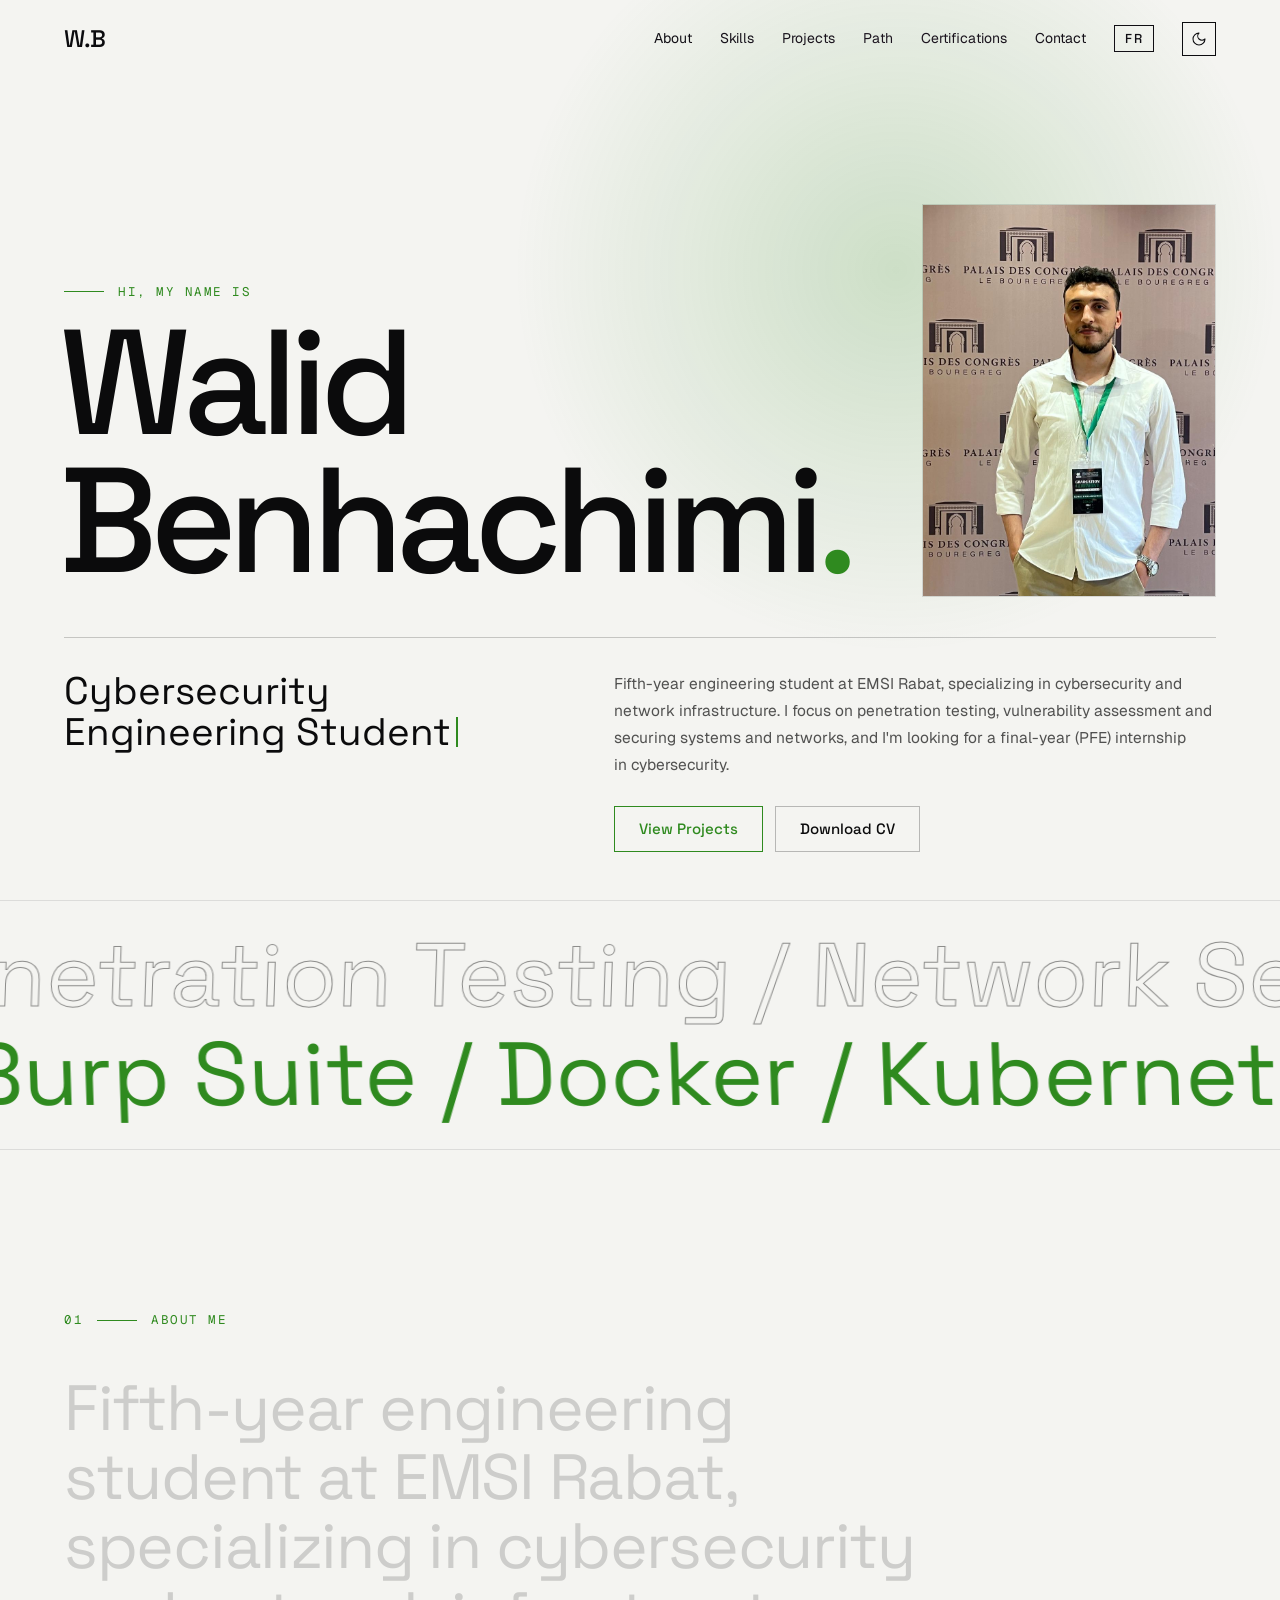
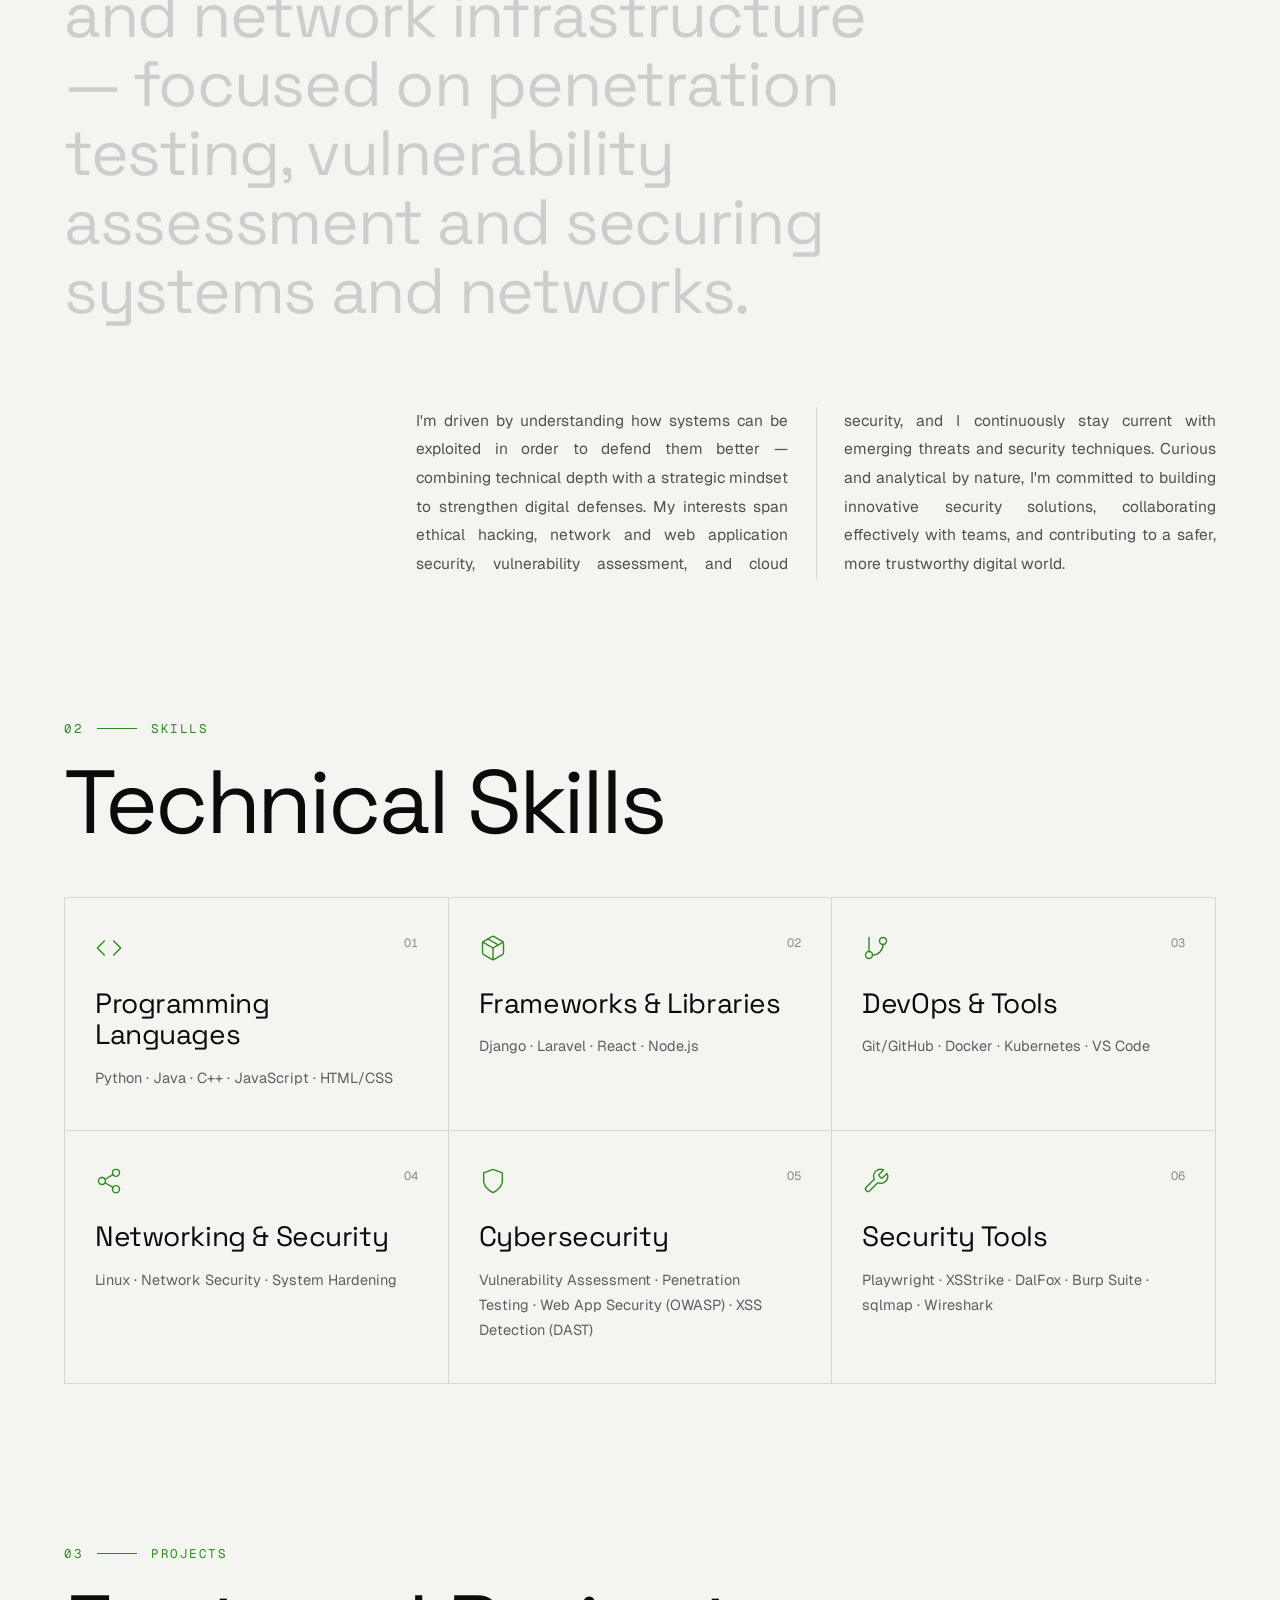
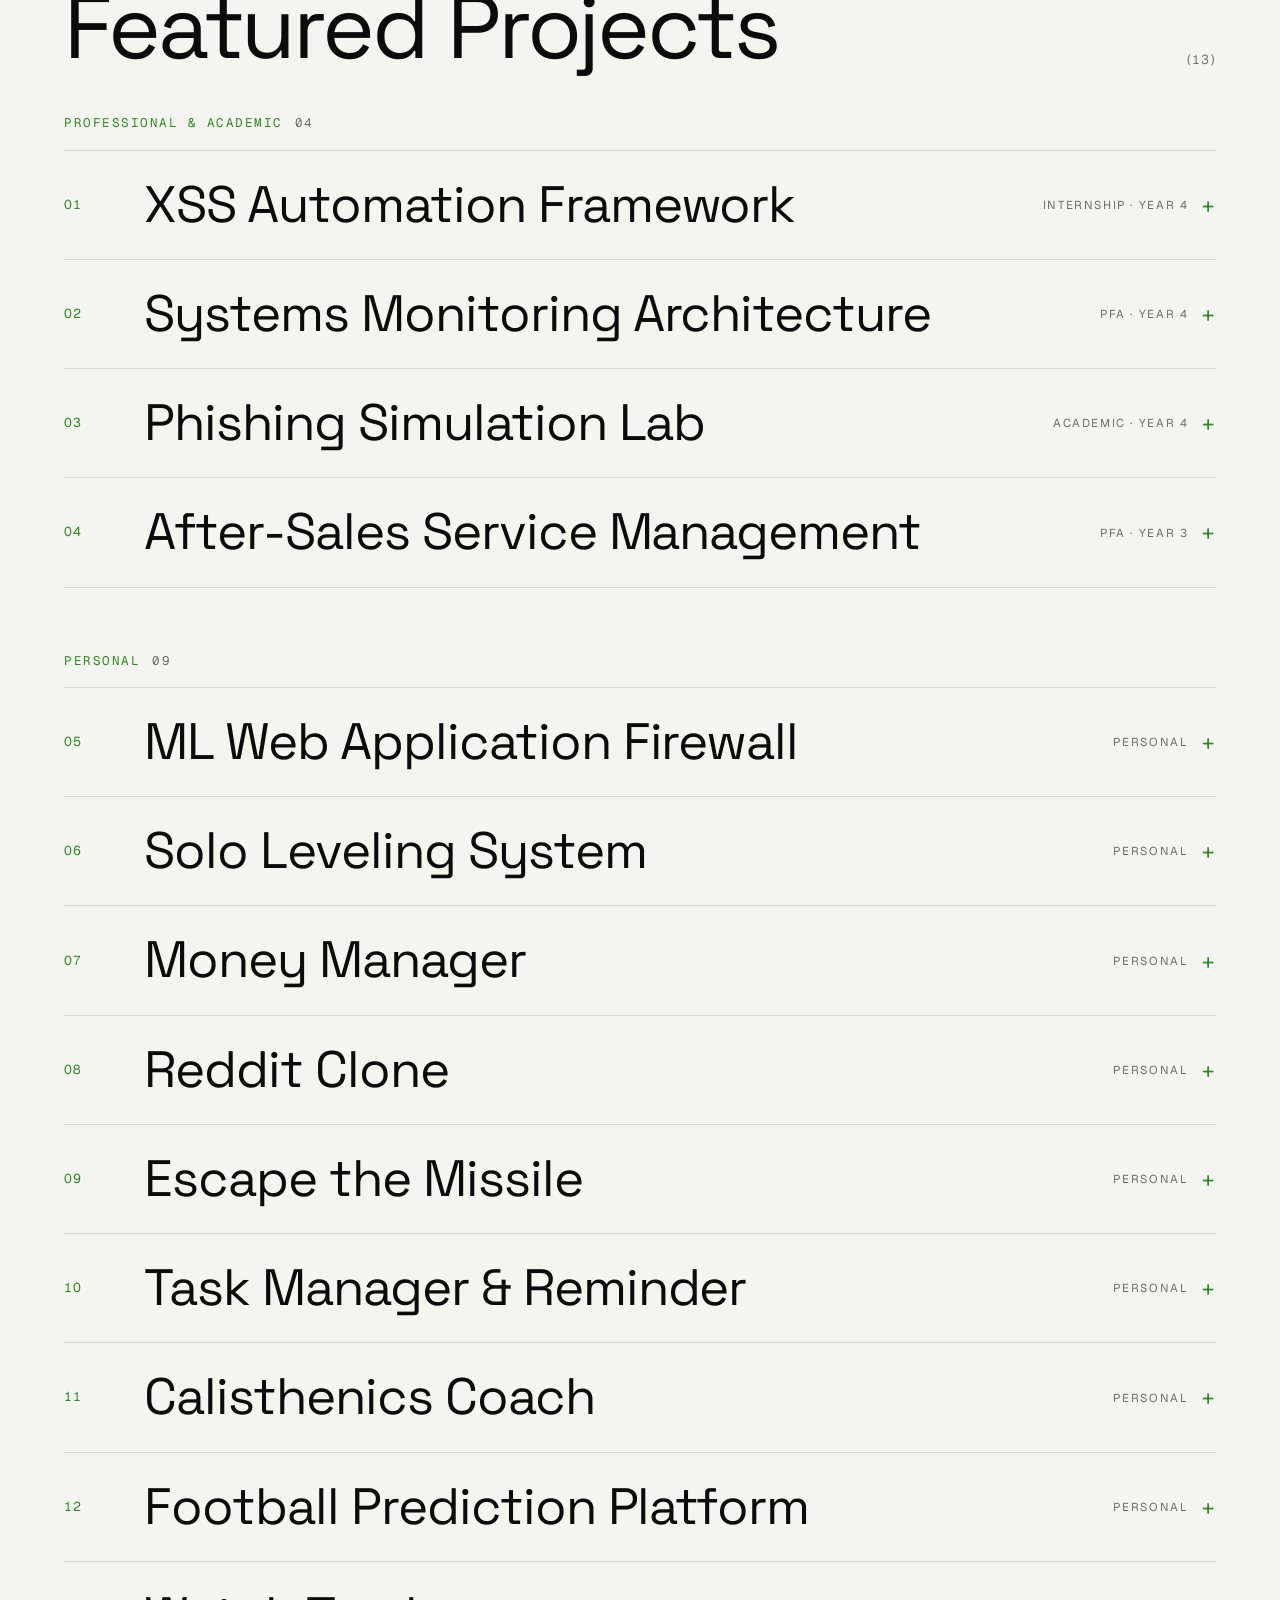
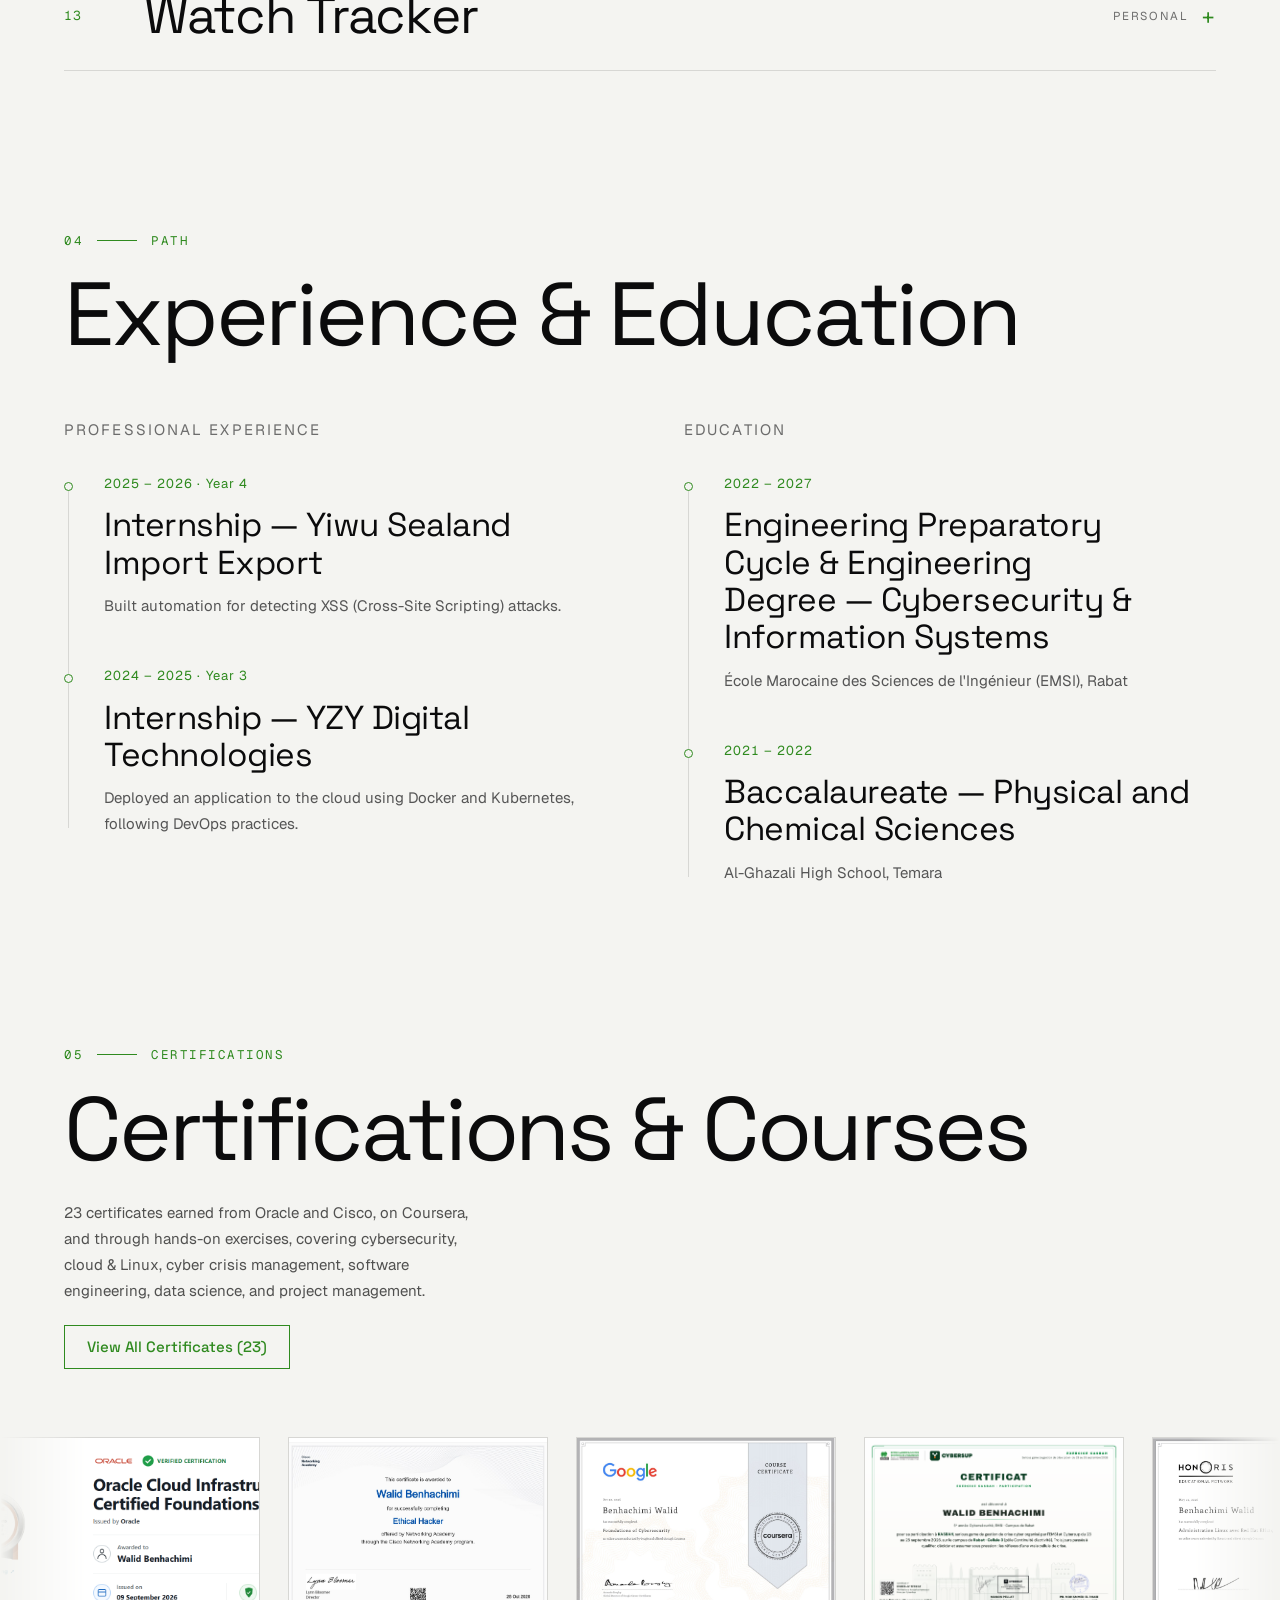
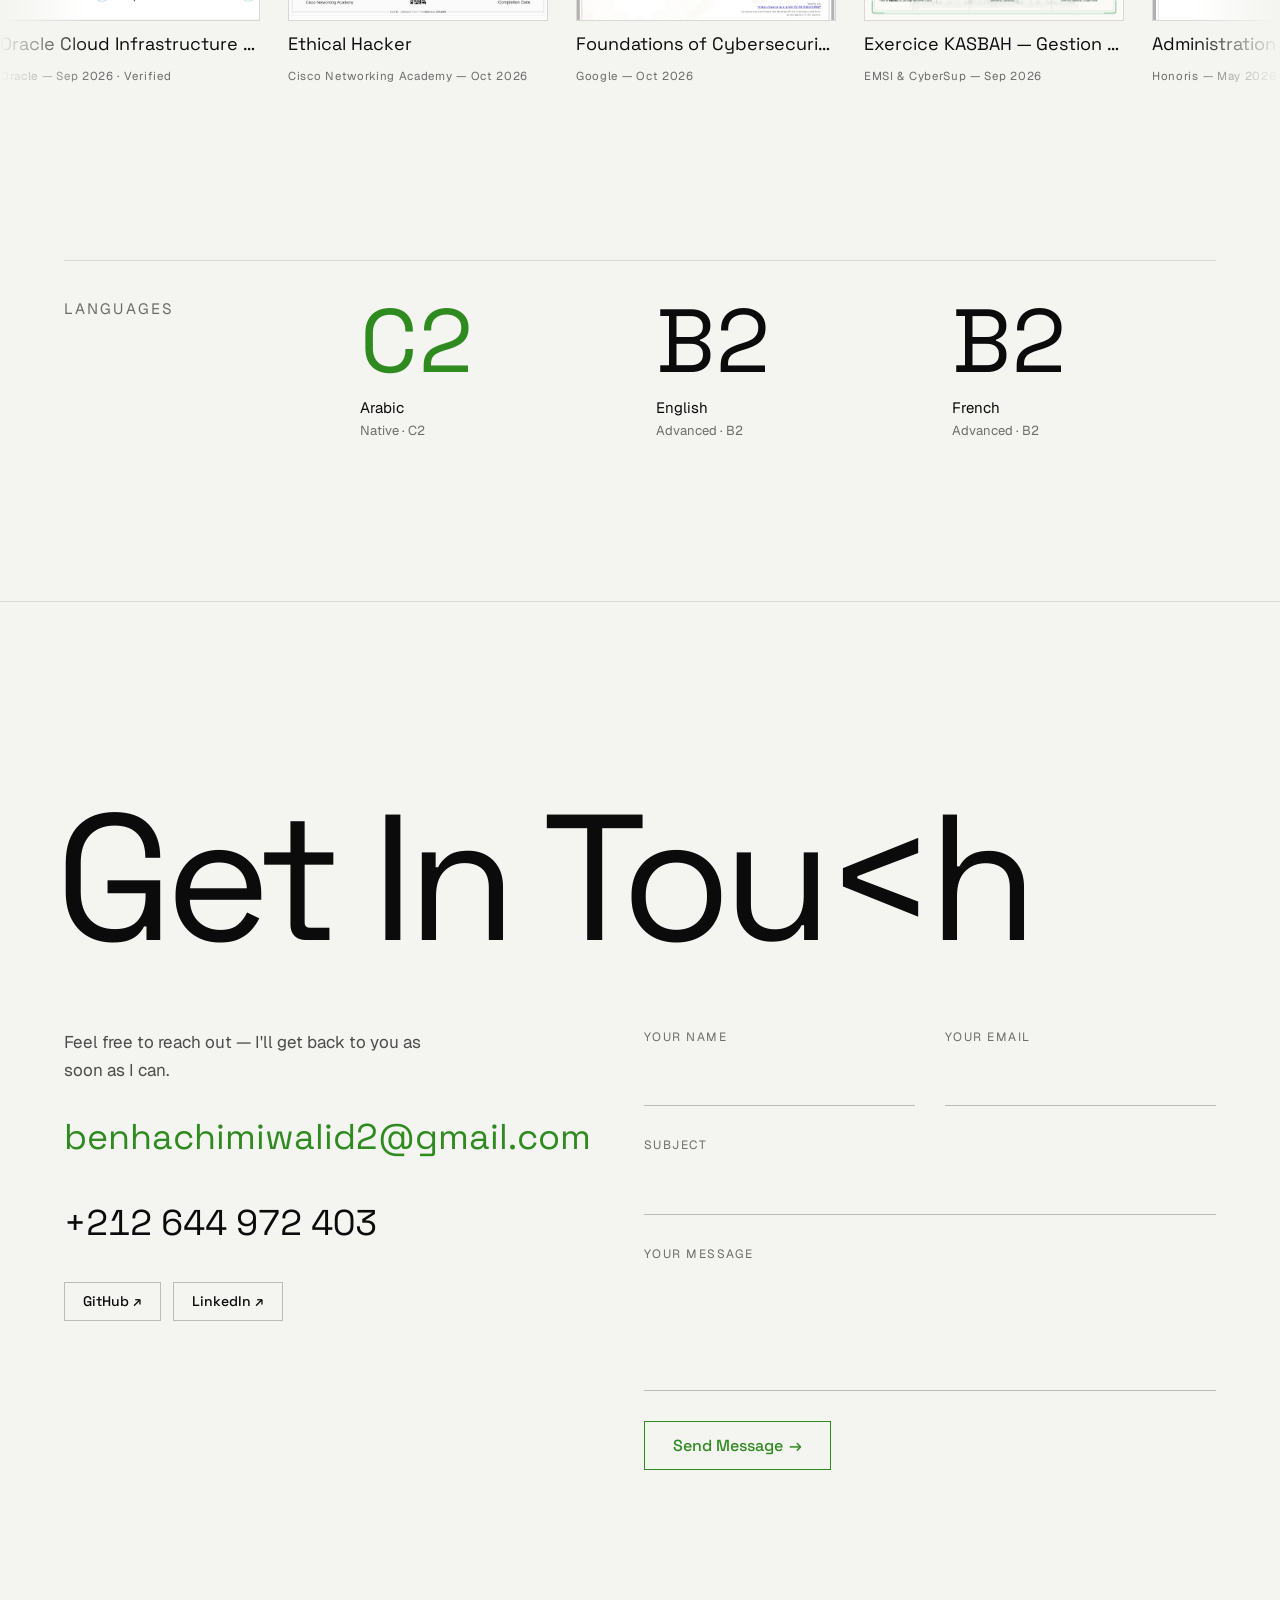
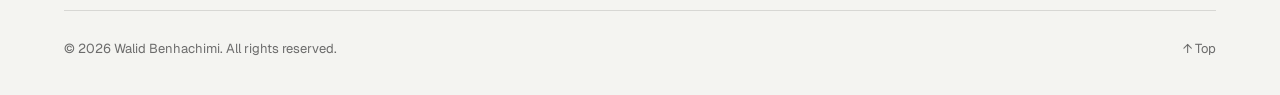
<file: index.html>
<!DOCTYPE html>
<html lang="en">
<head>
<meta charset="UTF-8">
<meta name="viewport" content="width=device-width, initial-scale=1">
<title>Walid Benhachimi | Portfolio</title>
<meta name="description" content="Portfolio of Walid Benhachimi — engineering student in cybersecurity and network infrastructure, focused on penetration testing and securing systems and networks.">
<script>
  (function () {
    var t = null;
    try { t = localStorage.getItem('wb-portfolio-theme'); } catch (e) {}
    if (!t) t = window.matchMedia && matchMedia('(prefers-color-scheme: light)').matches ? 'light' : 'dark';
    document.documentElement.setAttribute('data-theme', t);
  })();
</script>
<link rel="preconnect" href="https://fonts.googleapis.com">
<link rel="preconnect" href="https://fonts.gstatic.com" crossorigin>
<link rel="stylesheet" href="https://fonts.googleapis.com/css2?family=Space+Grotesk:wght@400;500;600&family=Geist:wght@400;500&family=Geist+Mono:wght@400;500&display=swap">
<link rel="stylesheet" href="css/style.css?v=12">
<link rel="icon" href="data:,">
<noscript><style>.loader{display:none}</style></noscript>
</head>
<body>

<div class="loader" id="loader" aria-hidden="true">
  <div class="loader-top"><span data-l="a"></span><span>Portfolio</span></div>
  <div class="loader-bottom"><span class="loader-name" data-l="n"></span><span class="loader-count" data-l="c">000</span></div>
  <div class="loader-bar" data-l="b"></div>
</div>

<canvas class="bg-canvas" id="bgCanvas" aria-hidden="true"></canvas>
<div class="cursor-ring" id="cursorRing" aria-hidden="true"></div>
<div class="cursor-dot" id="cursorDot" aria-hidden="true"></div>

<header class="site-header">
  <nav class="nav">
    <a href="#home" class="nav-brand">W.B</a>
    <div class="nav-links">
      <a href="#about" data-nav="about" class="i18n" data-fr="À propos">About</a>
      <a href="#skills" data-nav="skills" class="i18n" data-fr="Compétences">Skills</a>
      <a href="#projects" data-nav="projects" class="i18n" data-fr="Projets">Projects</a>
      <a href="#path" data-nav="path" class="i18n" data-fr="Parcours">Path</a>
      <a href="#certifications" data-nav="certifications">Certifications</a>
      <a href="#contact" data-nav="contact">Contact</a>
    </div>
    <button type="button" class="btn lang-btn" id="langBtn" aria-label="Switch language">FR</button>
    <button type="button" class="btn btn-icon theme-btn" id="themeBtn" aria-label="Toggle light / dark">
      <svg class="icon-sun" width="16" height="16" viewBox="0 0 24 24" fill="none" stroke="currentColor" stroke-width="1.6" stroke-linecap="round" stroke-linejoin="round"><circle cx="12" cy="12" r="4"/><path d="M12 2v2"/><path d="M12 20v2"/><path d="m4.93 4.93 1.41 1.41"/><path d="m17.66 17.66 1.41 1.41"/><path d="M2 12h2"/><path d="M20 12h2"/><path d="m6.34 17.66-1.41 1.41"/><path d="m19.07 4.93-1.41 1.41"/></svg>
      <svg class="icon-moon" width="16" height="16" viewBox="0 0 24 24" fill="none" stroke="currentColor" stroke-width="1.6" stroke-linecap="round" stroke-linejoin="round"><path d="M12 3a6 6 0 0 0 9 9 9 9 0 1 1-9-9Z"/></svg>
    </button>
  </nav>
</header>
<div class="progress" id="progress"></div>

<main>

<section id="home" class="hero" data-sec="home">
  <div class="hero-spot" id="heroSpot" aria-hidden="true"></div>
  <div class="hero-inner" id="heroInner">
    <div class="hero-top">
      <div class="hero-text">
        <p class="eyebrow hero-eyebrow" data-intro="fade"><span class="eyebrow-line"></span><span class="i18n" data-fr="Bonjour, je m'appelle">Hi, my name is</span></p>
        <h1 class="hero-name" id="heroName" aria-label="Walid Benhachimi">
          <span class="line"><span data-ch>W</span><span data-ch>a</span><span data-ch>l</span><span data-ch>i</span><span data-ch>d</span></span>
          <span class="line"><span data-ch>B</span><span data-ch>e</span><span data-ch>n</span><span data-ch>h</span><span data-ch>a</span><span data-ch>c</span><span data-ch>h</span><span data-ch>i</span><span data-ch>m</span><span data-ch>i</span><span data-ch class="dot">.</span></span>
        </h1>
      </div>
      <figure class="hero-plate" data-intro="plate">
        <img id="heroImg" src="assets/images/profile.jpg" alt="Walid Benhachimi">
      </figure>
    </div>
    <div class="hero-rule" data-intro="rule"></div>
    <div class="hero-bottom">
      <div class="hero-role-wrap" data-intro="fade">
        <p class="hero-role"><span id="role">Cybersecurity Engineering Student</span><span class="caret" id="caret"></span></p>
      </div>
      <div class="hero-intro" data-intro="fade">
        <p class="i18n" data-fr="Élève ingénieur en 5ᵉ année à l'EMSI Rabat, spécialisé en cybersécurité et infrastructures réseaux. Je me concentre sur les tests d'intrusion, l'évaluation des vulnérabilités et la sécurisation des systèmes et des réseaux, et je recherche un stage de fin d'études (PFE) en cybersécurité.">Fifth-year engineering student at EMSI Rabat, specializing in cybersecurity and network infrastructure. I focus on penetration testing, vulnerability assessment and securing systems and networks, and I'm looking for a final-year (PFE) internship in cybersecurity.</p>
        <div class="hero-ctas">
          <a data-magnetic href="#projects" class="btn btn-primary btn-lg i18n" data-fr="Voir les Projets">View Projects</a>
          <button data-magnetic type="button" id="cvOpenBtn" class="btn btn-outline btn-lg i18n" data-fr="Télécharger le CV" aria-haspopup="dialog">Download CV</button>
        </div>
      </div>
    </div>
  </div>
</section>

<div class="marquee" aria-hidden="true">
  <div class="marquee-row marquee-row--outline" id="marqA">
    <span>Penetration Testing / Network Security / Vulnerability Assessment / Web Application Security / System Hardening / </span><span>Penetration Testing / Network Security / Vulnerability Assessment / Web Application Security / System Hardening / </span>
  </div>
  <div class="marquee-row marquee-row--solid" id="marqB">
    <span>Burp Suite / Docker / Kubernetes / Linux / Python / Playwright / Wireshark / sqlmap / </span><span>Burp Suite / Docker / Kubernetes / Linux / Python / Playwright / Wireshark / sqlmap / </span>
  </div>
</div>

<section id="about" class="section about" data-sec="about">
  <p class="eyebrow about-eyebrow" data-reveal><span>01</span><span class="eyebrow-line"></span><span class="i18n" data-fr="À propos de moi">About Me</span></p>
  <p class="about-lead" id="lead">I'm a computer science engineering student specializing in cybersecurity and penetration testing, focused on identifying vulnerabilities and building resilient, secure systems.</p>
  <div class="about-body">
    <div class="about-spacer"></div>
    <p data-reveal class="about-text i18n" data-fr="Ce qui me motive, c'est de comprendre comment les systèmes peuvent être exploités afin de mieux les défendre — en combinant une expertise technique avec une vision stratégique pour renforcer les défenses numériques. Mes centres d'intérêt couvrent le hacking éthique, la sécurité réseau et web, l'évaluation des vulnérabilités, et la sécurité cloud, et je me tiens continuellement informé des dernières menaces et techniques de sécurité. Curieux et analytique de nature, je m'engage à développer des solutions de sécurité innovantes, à collaborer efficacement en équipe, et à contribuer à un monde numérique plus sûr et plus fiable.">I'm driven by understanding how systems can be exploited in order to defend them better — combining technical depth with a strategic mindset to strengthen digital defenses. My interests span ethical hacking, network and web application security, vulnerability assessment, and cloud security, and I continuously stay current with emerging threats and security techniques. Curious and analytical by nature, I'm committed to building innovative security solutions, collaborating effectively with teams, and contributing to a safer, more trustworthy digital world.</p>
  </div>
</section>

<section id="skills" class="section" data-sec="skills">
  <div class="section-head" data-reveal>
    <p class="eyebrow"><span>02</span><span class="eyebrow-line"></span><span class="i18n" data-fr="Compétences">Skills</span></p>
    <h2 data-scramble class="section-title i18n" data-fr="Compétences Techniques">Technical Skills</h2>
  </div>
  <div class="skills-grid">
    <div class="skill" data-spot data-reveal="0">
      <span class="skill-top"><svg width="28" height="28" viewBox="0 0 24 24" fill="none" stroke="var(--accent)" stroke-width="1.2" stroke-linecap="round" stroke-linejoin="round" aria-hidden="true"><polyline points="16 18 22 12 16 6"/><polyline points="8 6 2 12 8 18"/></svg><span class="skill-num">01</span></span>
      <h3 class="i18n" data-fr="Langages de Programmation">Programming Languages</h3>
      <p>Python · Java · C++ · JavaScript · HTML/CSS</p>
    </div>
    <div class="skill" data-spot data-reveal="80">
      <span class="skill-top"><svg width="28" height="28" viewBox="0 0 24 24" fill="none" stroke="var(--accent)" stroke-width="1.2" stroke-linecap="round" stroke-linejoin="round" aria-hidden="true"><path d="M16.5 9.4 7.55 4.24"/><path d="M21 16V8a2 2 0 0 0-1-1.73l-7-4a2 2 0 0 0-2 0l-7 4A2 2 0 0 0 3 8v8a2 2 0 0 0 1 1.73l7 4a2 2 0 0 0 2 0l7-4A2 2 0 0 0 21 16z"/><polyline points="3.29 7 12 12 20.71 7"/><line x1="12" y1="22" x2="12" y2="12"/></svg><span class="skill-num">02</span></span>
      <h3 class="i18n" data-fr="Frameworks &amp; Bibliothèques">Frameworks &amp; Libraries</h3>
      <p>Django · Laravel · React · Node.js</p>
    </div>
    <div class="skill" data-spot data-reveal="160">
      <span class="skill-top"><svg width="28" height="28" viewBox="0 0 24 24" fill="none" stroke="var(--accent)" stroke-width="1.2" stroke-linecap="round" stroke-linejoin="round" aria-hidden="true"><line x1="6" y1="3" x2="6" y2="15"/><circle cx="18" cy="6" r="3"/><circle cx="6" cy="18" r="3"/><path d="M18 9a9 9 0 0 1-9 9"/></svg><span class="skill-num">03</span></span>
      <h3 class="i18n" data-fr="DevOps &amp; Outils">DevOps &amp; Tools</h3>
      <p>Git/GitHub · Docker · Kubernetes · VS Code</p>
    </div>
    <div class="skill" data-spot data-reveal="0">
      <span class="skill-top"><svg width="28" height="28" viewBox="0 0 24 24" fill="none" stroke="var(--accent)" stroke-width="1.2" stroke-linecap="round" stroke-linejoin="round" aria-hidden="true"><circle cx="18" cy="5" r="3"/><circle cx="6" cy="12" r="3"/><circle cx="18" cy="19" r="3"/><line x1="8.59" y1="13.51" x2="15.42" y2="17.49"/><line x1="15.41" y1="6.51" x2="8.59" y2="10.49"/></svg><span class="skill-num">04</span></span>
      <h3 class="i18n" data-fr="Réseaux &amp; Sécurité">Networking &amp; Security</h3>
      <p>Linux · Network Security · System Hardening</p>
    </div>
    <div class="skill" data-spot data-reveal="80">
      <span class="skill-top"><svg width="28" height="28" viewBox="0 0 24 24" fill="none" stroke="var(--accent)" stroke-width="1.2" stroke-linecap="round" stroke-linejoin="round" aria-hidden="true"><path d="M12 22s8-4 8-10V5l-8-3-8 3v7c0 6 8 10 8 10z"/></svg><span class="skill-num">05</span></span>
      <h3 class="i18n" data-fr="Cybersécurité">Cybersecurity</h3>
      <p>Vulnerability Assessment · Penetration Testing · Web App Security (OWASP) · XSS Detection (DAST)</p>
    </div>
    <div class="skill" data-spot data-reveal="160">
      <span class="skill-top"><svg width="28" height="28" viewBox="0 0 24 24" fill="none" stroke="var(--accent)" stroke-width="1.2" stroke-linecap="round" stroke-linejoin="round" aria-hidden="true"><path d="M14.7 6.3a1 1 0 0 0 0 1.4l1.6 1.6a1 1 0 0 0 1.4 0l3.77-3.77a6 6 0 0 1-7.94 7.94l-6.91 6.91a2.12 2.12 0 0 1-3-3l6.91-6.91a6 6 0 0 1 7.94-7.94l-3.76 3.76z"/></svg><span class="skill-num">06</span></span>
      <h3 class="i18n" data-fr="Outils de Sécurité">Security Tools</h3>
      <p>Playwright · XSStrike · DalFox · Burp Suite · sqlmap · Wireshark</p>
    </div>
  </div>
</section>

<section id="projects" class="section" data-sec="projects">
  <div class="projects-head" data-reveal>
    <div>
      <p class="eyebrow"><span>03</span><span class="eyebrow-line"></span><span class="i18n" data-fr="Projets">Projects</span></p>
      <h2 data-scramble class="section-title i18n" data-fr="Projets Phares">Featured Projects</h2>
    </div>
    <p class="count" id="projectCount">(10)</p>
  </div>
  <div class="project-list" id="projectList"></div>
</section>

<section id="path" class="section" data-sec="path">
  <div class="section-head path-head" data-reveal>
    <p class="eyebrow"><span>04</span><span class="eyebrow-line"></span><span class="i18n" data-fr="Parcours">Path</span></p>
    <h2 data-scramble class="section-title i18n" data-fr="Expérience &amp; Formation">Experience &amp; Education</h2>
  </div>
  <div class="path-grid">
    <div>
      <h3 class="path-label i18n" data-fr="Expérience Professionnelle">Professional Experience</h3>
      <div class="track" data-track>
        <div class="track-line"></div>
        <div class="track-fill" data-fill></div>
        <div class="entry" data-reveal>
          <span class="entry-dot"></span>
          <p class="entry-date">2025 – 2026 · <span class="i18n" data-fr="Année 4">Year 4</span></p>
          <h4><span class="i18n" data-fr="Stage">Internship</span> — Yiwu Sealand Import Export</h4>
          <p class="entry-desc i18n" data-fr="Développement d'une automatisation pour la détection des attaques XSS (Cross-Site Scripting).">Built automation for detecting XSS (Cross-Site Scripting) attacks.</p>
        </div>
        <div class="entry" data-reveal>
          <span class="entry-dot"></span>
          <p class="entry-date">2024 – 2025 · <span class="i18n" data-fr="Année 3">Year 3</span></p>
          <h4><span class="i18n" data-fr="Stage">Internship</span> — YZY Digital Technologies</h4>
          <p class="entry-desc i18n" data-fr="Déploiement d'une application dans le cloud avec Docker et Kubernetes, selon les pratiques DevOps.">Deployed an application to the cloud using Docker and Kubernetes, following DevOps practices.</p>
        </div>
      </div>
    </div>
    <div>
      <h3 class="path-label i18n" data-fr="Formation">Education</h3>
      <div class="track" data-track>
        <div class="track-line"></div>
        <div class="track-fill" data-fill></div>
        <div class="entry" data-reveal>
          <span class="entry-dot"></span>
          <p class="entry-date">2022 – 2027</p>
          <h4 class="i18n" data-fr="Cycle Préparatoire Ingénieur &amp; Diplôme d'Ingénieur — Cybersécurité &amp; Systèmes d'Information">Engineering Preparatory Cycle &amp; Engineering Degree — Cybersecurity &amp; Information Systems</h4>
          <p class="entry-desc">École Marocaine des Sciences de l'Ingénieur (EMSI), Rabat</p>
        </div>
        <div class="entry" data-reveal>
          <span class="entry-dot"></span>
          <p class="entry-date">2021 – 2022</p>
          <h4 class="i18n" data-fr="Baccalauréat — Sciences Physiques et Chimiques">Baccalaureate — Physical and Chemical Sciences</h4>
          <p class="entry-desc">Al-Ghazali High School, Temara</p>
        </div>
      </div>
    </div>
  </div>
</section>

<section id="certifications" class="certs" data-sec="certifications">
  <div class="certs-head">
    <div data-reveal>
      <p class="eyebrow"><span>05</span><span class="eyebrow-line"></span><span>Certifications</span></p>
      <h2 data-scramble class="section-title i18n" data-fr="Certifications &amp; Cours">Certifications &amp; Courses</h2>
    </div>
    <div class="certs-aside" data-reveal="120">
      <p class="i18n" data-fr="23 certificats obtenus auprès d'Oracle et Cisco, sur Coursera et lors d'exercices pratiques, couvrant la cybersécurité, le cloud &amp; Linux, la gestion de crise cyber, l'ingénierie logicielle, la data science et la gestion de projet.">23 certificates earned from Oracle and Cisco, on Coursera, and through hands-on exercises, covering cybersecurity, cloud &amp; Linux, cyber crisis management, software engineering, data science, and project management.</p>
      <button data-magnetic type="button" class="btn btn-primary btn-md i18n" id="certOpenBtn" data-fr="Voir tous les certificats (23)">View All Certificates (23)</button>
    </div>
  </div>
  <div class="ribbon-wrap" id="ribbonWrap">
    <div class="ribbon" id="ribbon"></div>
  </div>
</section>

<section id="languages" class="section" aria-label="Languages">
  <div class="langs">
    <h3 data-reveal class="path-label langs-label i18n" data-fr="Langues">Languages</h3>
    <div data-reveal="0"><p class="lang-level lang-level--accent">C2</p><p class="lang-name i18n" data-fr="Arabe">Arabic</p><p class="lang-note i18n" data-fr="Langue maternelle · C2">Native · C2</p></div>
    <div data-reveal="100"><p class="lang-level">B2</p><p class="lang-name i18n" data-fr="Anglais">English</p><p class="lang-note i18n" data-fr="Avancé · B2">Advanced · B2</p></div>
    <div data-reveal="200"><p class="lang-level">B2</p><p class="lang-name i18n" data-fr="Français">French</p><p class="lang-note i18n" data-fr="Avancé · B2">Advanced · B2</p></div>
  </div>
</section>

<section id="contact" class="contact" data-sec="contact">
  <div class="contact-inner">
    <p class="eyebrow contact-eyebrow" data-reveal><span>06</span><span class="eyebrow-line"></span><span>Contact</span></p>
    <h2 data-scramble class="contact-title i18n" data-fr="Me Contacter">Get In Touch</h2>
    <div class="contact-body">
      <div class="contact-info">
        <p data-reveal class="i18n" data-fr="N'hésitez pas à me contacter — je vous répondrai dès que possible.">Feel free to reach out — I'll get back to you as soon as I can.</p>
        <a data-reveal="80" class="contact-email" href="mailto:benhachimiwalid2@gmail.com">benhachimiwalid2@gmail.com</a>
        <a data-reveal="140" class="contact-phone" href="tel:+212644972403">+212 644 972 403</a>
        <div class="socials" data-reveal="200">
          <a data-magnetic href="https://github.com/vvalidben" target="_blank" rel="noopener" class="btn btn-social">GitHub ↗</a>
          <a data-magnetic href="https://www.linkedin.com/in/walid-benhachimi-318214273/" target="_blank" rel="noopener" class="btn btn-social">LinkedIn ↗</a>
        </div>
      </div>
      <form class="contact-form" id="contactForm" data-reveal="120" action="https://formspree.io/f/xzepddzy" method="POST">
        <div class="form-row">
          <label class="field"><span class="i18n" data-fr="Votre Nom">Your Name</span><input type="text" name="name" required></label>
          <label class="field"><span class="i18n" data-fr="Votre Email">Your Email</span><input type="email" name="email" required></label>
        </div>
        <label class="field"><span class="i18n" data-fr="Sujet">Subject</span><input type="text" name="subject"></label>
        <label class="field"><span class="i18n" data-fr="Votre Message">Your Message</span><textarea name="message" rows="4" required></textarea></label>
        <div class="form-actions">
          <button data-magnetic type="submit" class="btn btn-primary btn-submit" id="submitBtn"><span id="submitLabel">Send Message</span> →</button>
          <p class="form-status" id="formStatus" role="status" hidden></p>
        </div>
      </form>
    </div>
    <footer class="footer">
      <p>© <span id="year">2026</span> <span class="i18n" data-fr="Walid Benhachimi. Tous droits réservés.">Walid Benhachimi. All rights reserved.</span></p>
      <button type="button" class="to-top" id="toTop">↑ Top</button>
    </footer>
  </div>
</section>
</main>

<div class="preview" id="preview" aria-hidden="true"><img id="previewImg" alt=""></div>

<div class="dialog-backdrop" id="certModal" hidden>
  <div class="dialog" role="dialog" aria-modal="true" aria-labelledby="certModalTitle">
    <div class="dialog-head">
      <div class="dialog-title-wrap">
        <h3 class="dialog-title i18n" id="certModalTitle" data-fr="Certifications &amp; Cours">Certifications &amp; Courses</h3>
        <span class="dialog-pos" id="certPos">23</span>
      </div>
      <button type="button" class="btn btn-icon btn-step" id="certClose" aria-label="Close"><svg width="18" height="18" viewBox="0 0 24 24" fill="none" stroke="currentColor" stroke-width="1.5" stroke-linecap="round" aria-hidden="true"><path d="M18 6 6 18"/><path d="m6 6 12 12"/></svg></button>
    </div>
    <div class="cert-viewer" id="certViewer" hidden>
      <img class="cert-viewer-img" id="certViewerImg" alt="">
      <div class="cert-viewer-bar">
        <div><h4 id="certViewerTitle"></h4><p id="certViewerMeta"></p></div>
        <div class="cert-nav">
          <a class="btn btn-primary" id="certVerify" target="_blank" rel="noopener noreferrer" hidden>Verify certificate ↗</a>
          <button type="button" class="btn btn-ghost i18n" id="certBack" data-fr="Tous les certificats">All certificates</button>
          <button type="button" class="btn btn-step" id="certPrev" aria-label="Previous certificate">←</button>
          <button type="button" class="btn btn-step" id="certNext" aria-label="Next certificate">→</button>
        </div>
      </div>
    </div>
    <div class="cert-groups" id="certGrid"></div>
  </div>
</div>

<div class="dialog-backdrop" id="cvModal" hidden>
  <div class="dialog cv-dialog" role="dialog" aria-modal="true" aria-labelledby="cvModalTitle">
    <div class="dialog-head">
      <h3 class="dialog-title i18n" id="cvModalTitle" data-fr="Télécharger le CV">Download CV</h3>
      <button type="button" class="btn btn-icon btn-step" id="cvClose" aria-label="Close"><svg width="18" height="18" viewBox="0 0 24 24" fill="none" stroke="currentColor" stroke-width="1.5" stroke-linecap="round" aria-hidden="true"><path d="M18 6 6 18"/><path d="m6 6 12 12"/></svg></button>
    </div>
    <div class="cv-options">
      <div class="cv-col">
        <p class="cv-lang">Français</p>
        <a class="cv-option" href="assets/cv/CV-FR-photo.pdf" download="Walid Benhachimi - CV (FR, photo).pdf"><span class="i18n" data-fr="Avec photo">With photo</span><span class="cv-ext">PDF ↓</span></a>
        <a class="cv-option" href="assets/cv/CV-FR.pdf" download="Walid Benhachimi - CV (FR).pdf"><span class="i18n" data-fr="Sans photo">Without photo</span><span class="cv-ext">PDF ↓</span></a>
      </div>
      <div class="cv-col">
        <p class="cv-lang">English</p>
        <a class="cv-option" href="assets/cv/CV-EN-photo.pdf" download="Walid Benhachimi - CV (EN, photo).pdf"><span class="i18n" data-fr="Avec photo">With photo</span><span class="cv-ext">PDF ↓</span></a>
        <a class="cv-option" href="assets/cv/CV-EN.pdf" download="Walid Benhachimi - CV (EN).pdf"><span class="i18n" data-fr="Sans photo">Without photo</span><span class="cv-ext">PDF ↓</span></a>
      </div>
    </div>
  </div>
</div>

<script src="js/main.js?v=22" defer></script>
</body>
</html>
</file>
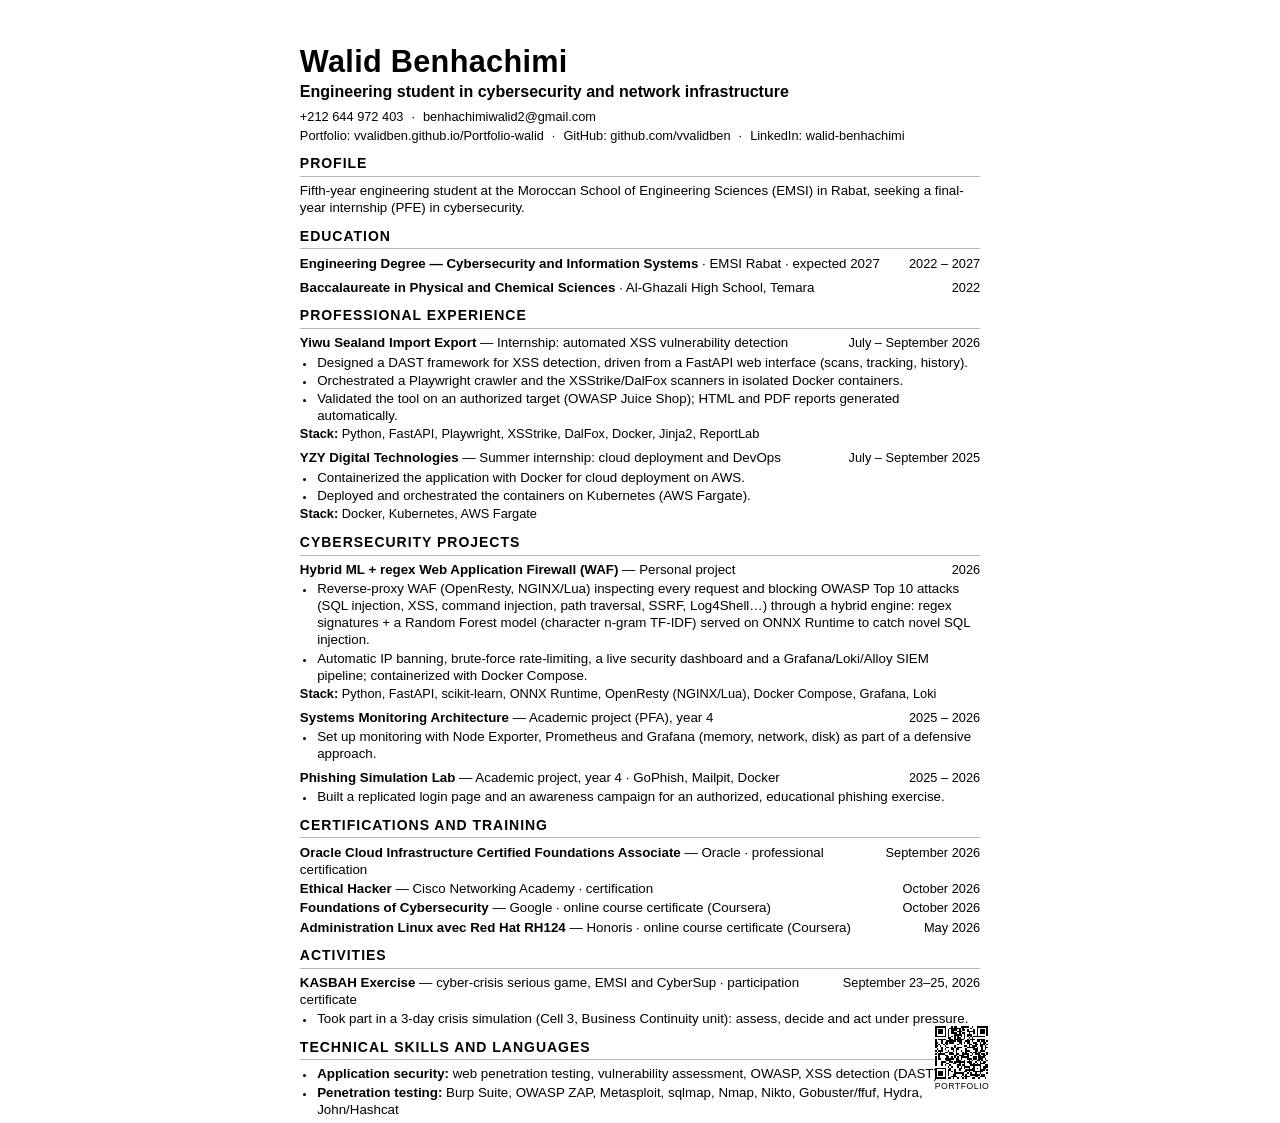
<file: assets/cv/cv-source-en.html>
<!DOCTYPE html>
<html lang="en">
<head>
<meta charset="UTF-8">
<title>Walid Benhachimi — CV</title>
<script>if (/[?&]photo=1\b/.test(location.search)) document.documentElement.classList.add('with-photo');</script>
<style>
  @page { size: A4; margin: 0; }
  * { margin: 0; padding: 0; box-sizing: border-box; }

  :root {
    --ink: #000000;
    --rule: #b5b5b5;
  }

  body {
    font-family: Calibri, Carlito, "Segoe UI", Arial, sans-serif;
    color: var(--ink);
    font-size: 10pt;
    line-height: 1.28;
    -webkit-print-color-adjust: exact;
    print-color-adjust: exact;
  }

  a { color: var(--ink); text-decoration: none; }

  .page {
    width: 210mm;
    height: 297mm;
    margin: 0 auto;
    padding: 12mm 15mm 11mm;
    overflow: hidden;
    position: relative;
  }

  .qr {
    position: absolute;
    right: 13mm;
    bottom: 8mm;
    width: 14mm;
    text-align: center;
    text-decoration: none;
    color: var(--ink);
  }
  .qr svg { width: 14mm; height: 14mm; display: block; }
  .qr-cap { display: block; font-size: 6.5pt; letter-spacing: .06em; text-transform: uppercase; margin-top: 1.5pt; }

  /* ===== Header ===== */
  header { display: flex; justify-content: space-between; align-items: flex-start; gap: 6mm; }
  .head-text { min-width: 0; }
  .photo { display: none; flex: none; width: 21mm; height: 26.25mm; object-fit: cover; border: .6pt solid var(--rule); }
  .with-photo .photo { display: block; }
  .name { font-size: 23pt; font-weight: 700; line-height: 1.05; letter-spacing: .01em; }
  .headline { font-size: 12pt; font-weight: 700; margin-top: 3pt; }
  .contact { margin-top: 5pt; font-size: 9.6pt; }
  .contact span + span::before { content: "·"; margin: 0 6pt; }

  /* ===== Sections ===== */
  section { margin-top: 8.5pt; }
  h2 {
    font-size: 10.5pt;
    font-weight: 700;
    text-transform: uppercase;
    letter-spacing: .07em;
    padding-bottom: 2pt;
    border-bottom: 1pt solid var(--rule);
    margin-bottom: 4pt;
  }
  p { margin: 0; }

  .entry + .entry { margin-top: 5pt; }
  .entry-head { display: flex; justify-content: space-between; align-items: baseline; gap: 10pt; }
  .entry-title { font-weight: 700; }
  .entry-title .role { font-weight: 400; }
  .date { flex: none; font-size: 9.6pt; }
  .context { font-style: italic; font-size: 9.6pt; }

  /* Native list markers keep each bullet in reading order in the PDF text layer. */
  ul { list-style: disc; margin-top: 1.5pt; padding-left: 12pt; }
  li { padding-left: 1pt; }
  li::marker { font-size: 8pt; }
  li + li { margin-top: 1pt; }
  .env { margin-top: 1.5pt; font-size: 9.6pt; }

  .label { font-weight: 700; }
  .nowrap { white-space: nowrap; }
  .certs .entry + .entry { margin-top: 1.5pt; }
</style>
</head>
<body>
<div class="page">

  <header>
    <div class="head-text">
    <div class="name">Walid Benhachimi</div>
    <div class="headline">Engineering student in cybersecurity and network infrastructure</div>
    <div class="contact">
      <span>+212 644 972 403</span><span><a href="mailto:benhachimiwalid2@gmail.com">benhachimiwalid2@gmail.com</a></span>
    </div>
    <div class="contact" style="margin-top:2pt">
      <span>Portfolio: <a href="https://vvalidben.github.io/Portfolio-walid/">vvalidben.github.io/Portfolio-walid</a></span><span>GitHub: <a href="https://github.com/vvalidben">github.com/vvalidben</a></span><span>LinkedIn: <a href="https://www.linkedin.com/in/walid-benhachimi-318214273/">walid-benhachimi</a></span>
    </div>
    </div>
    <img class="photo" src="photo-cv.jpg" alt="Walid Benhachimi">
  </header>

  <section>
    <h2>Profile</h2>
    <p>Fifth-year engineering student at the Moroccan School of Engineering Sciences (EMSI) in Rabat, seeking a final-year internship (PFE) in cybersecurity.</p>
  </section>

  <section>
    <h2>Education</h2>
    <div class="entry">
      <div class="entry-head">
        <p class="entry-title">Engineering Degree — Cybersecurity and Information Systems <span class="role">· EMSI Rabat · expected 2027</span></p>
        <span class="date">2022 – 2027</span>
      </div>
    </div>
    <div class="entry">
      <div class="entry-head">
        <p class="entry-title">Baccalaureate in Physical and Chemical Sciences <span class="role">· Al-Ghazali High School, Temara</span></p>
        <span class="date">2022</span>
      </div>
    </div>
  </section>

  <section>
    <h2>Professional Experience</h2>
    <div class="entry">
      <div class="entry-head">
        <p class="entry-title">Yiwu Sealand Import Export <span class="role">— Internship: automated XSS vulnerability detection</span></p>
        <span class="date">July – September 2026</span>
      </div>
      <ul>
        <li>Designed a DAST framework for XSS detection, driven from a FastAPI web interface (scans, tracking, history).</li>
        <li>Orchestrated a Playwright crawler and the XSStrike/DalFox scanners in isolated Docker containers.</li>
        <li>Validated the tool on an authorized target (OWASP Juice Shop); HTML and PDF reports generated automatically.</li>
      </ul>
      <p class="env"><b>Stack:</b> Python, FastAPI, Playwright, XSStrike, DalFox, Docker, Jinja2, ReportLab</p>
    </div>
    <div class="entry">
      <div class="entry-head">
        <p class="entry-title">YZY Digital Technologies <span class="role">— Summer internship: cloud deployment and DevOps</span></p>
        <span class="date">July – September 2025</span>
      </div>
      <ul>
        <li>Containerized the application with Docker for cloud deployment on AWS.</li>
        <li>Deployed and orchestrated the containers on Kubernetes (AWS Fargate).</li>
      </ul>
      <p class="env"><b>Stack:</b> Docker, Kubernetes, AWS Fargate</p>
    </div>
  </section>

  <section>
    <h2>Cybersecurity Projects</h2>
    <div class="entry">
      <div class="entry-head">
        <p class="entry-title">Hybrid ML + regex Web Application Firewall (WAF) <span class="role">— Personal project</span></p>
        <span class="date">2026</span>
      </div>
      <ul>
        <li>Reverse-proxy WAF (OpenResty, NGINX/Lua) inspecting every request and blocking OWASP Top 10 attacks (SQL injection, XSS, command injection, path traversal, SSRF, Log4Shell…) through a hybrid engine: regex signatures + a Random Forest model (character n-gram TF-IDF) served on ONNX Runtime to catch novel SQL injection.</li>
        <li>Automatic IP banning, brute-force rate-limiting, a live security dashboard and a Grafana/Loki/Alloy SIEM pipeline; containerized with Docker Compose.</li>
      </ul>
      <p class="env"><b>Stack:</b> Python, FastAPI, scikit-learn, ONNX Runtime, OpenResty (NGINX/Lua), Docker Compose, Grafana, Loki</p>
    </div>
    <div class="entry">
      <div class="entry-head">
        <p class="entry-title">Systems Monitoring Architecture <span class="role">— Academic project (PFA), year 4</span></p>
        <span class="date">2025 – 2026</span>
      </div>
      <ul>
        <li>Set up monitoring with Node Exporter, Prometheus and Grafana (memory, network, disk) as part of a defensive approach.</li>
      </ul>
    </div>
    <div class="entry">
      <div class="entry-head">
        <p class="entry-title">Phishing Simulation Lab <span class="role">— Academic project, year 4 · GoPhish, Mailpit, Docker</span></p>
        <span class="date">2025 – 2026</span>
      </div>
      <ul>
        <li>Built a replicated login page and an awareness campaign for an authorized, educational phishing exercise.</li>
      </ul>
    </div>
  </section>

  <section class="certs">
    <h2>Certifications and Training</h2>
    <div class="entry">
      <div class="entry-head">
        <p class="entry-title"><a href="https://vvalidben.github.io/Portfolio-walid/assets/certificates/oracle-oci-foundations.png">Oracle Cloud Infrastructure Certified Foundations Associate</a> <span class="role">— Oracle · professional certification</span></p>
        <span class="date">September 2026</span>
      </div>
    </div>
    <div class="entry">
      <div class="entry-head">
        <p class="entry-title"><a href="https://vvalidben.github.io/Portfolio-walid/assets/certificates/cisco-ethical-hacker.jpg">Ethical Hacker</a> <span class="role">— Cisco Networking Academy · certification</span></p>
        <span class="date">October 2026</span>
      </div>
    </div>
    <div class="entry">
      <div class="entry-head">
        <p class="entry-title"><a href="https://coursera.org/verify/SGFZQ2C5M0JP">Foundations of Cybersecurity</a> <span class="role">— Google · online course certificate (Coursera)</span></p>
        <span class="date">October 2026</span>
      </div>
    </div>
    <div class="entry">
      <div class="entry-head">
        <p class="entry-title"><a href="https://coursera.org/verify/0NL9LTZA4I38">Administration Linux avec Red Hat RH124</a> <span class="role">— Honoris · online course certificate (Coursera)</span></p>
        <span class="date">May 2026</span>
      </div>
    </div>
  </section>

  <section>
    <h2>Activities</h2>
    <div class="entry">
      <div class="entry-head">
        <p class="entry-title"><a href="https://vvalidben.github.io/Portfolio-walid/assets/certificates/kasbah-crisis-exercise.png">KASBAH Exercise</a> <span class="role">— cyber-crisis serious game, EMSI and CyberSup · participation certificate</span></p>
        <span class="date">September 23–25, 2026</span>
      </div>
      <ul>
        <li>Took part in a 3-day crisis simulation (Cell 3, Business Continuity unit): assess, decide and act under pressure.</li>
      </ul>
    </div>
  </section>

  <section>
    <h2>Technical Skills and Languages</h2>
    <ul>
      <li><span class="label">Application security:</span> web penetration testing, vulnerability assessment, OWASP, XSS detection (DAST)</li>
      <li><span class="label">Penetration testing:</span> Burp Suite, OWASP ZAP, Metasploit, sqlmap, Nmap, Nikto, Gobuster/ffuf, Hydra, John/Hashcat</li>
      <li><span class="label">Tooling and training:</span> XSStrike, DalFox, Playwright · TryHackMe, PortSwigger Web Security Academy (in progress)</li>
      <li><span class="label">Systems and monitoring:</span> Kali Linux, Prometheus, Grafana, WireGuard, Wireshark, hardening</li>
      <li><span class="label">Cloud and DevSecOps:</span> Docker, Kubernetes, AWS Fargate, Ansible, Jenkins, SonarQube, GitLab/GitHub CI</li>
      <li><span class="label">Development:</span> Python (FastAPI, Django), JavaScript (React, Node.js)</li>
      <li><span class="label">Languages:</span> Arabic (native), French (B2), English (B2)</li>
    </ul>
  </section>

  <a class="qr" href="https://vvalidben.github.io/Portfolio-walid/" aria-label="Portfolio QR code"><svg xmlns="http://www.w3.org/2000/svg" viewBox="0 0 33 33" shape-rendering="crispEdges"><path fill="#ffffff" d="M0 0h33v33H0z"/><path stroke="#000000" d="M0 0.5h7m3 0h1m1 0h2m2 0h5m2 0h1m2 0h7M0 1.5h1m5 0h1m2 0h7m1 0h1m4 0h1m3 0h1m5 0h1M0 2.5h1m1 0h3m1 0h1m1 0h1m1 0h4m1 0h1m1 0h2m1 0h1m3 0h1m1 0h1m1 0h3m1 0h1M0 3.5h1m1 0h3m1 0h1m1 0h1m1 0h2m2 0h3m3 0h5m1 0h1m1 0h3m1 0h1M0 4.5h1m1 0h3m1 0h1m1 0h1m1 0h4m1 0h1m1 0h2m2 0h1m2 0h1m1 0h1m1 0h3m1 0h1M0 5.5h1m5 0h1m1 0h1m3 0h5m1 0h1m1 0h3m3 0h1m5 0h1M0 6.5h7m1 0h1m1 0h1m1 0h1m1 0h1m1 0h1m1 0h1m1 0h1m1 0h1m1 0h7M8 7.5h2m2 0h1m1 0h2m2 0h1m2 0h1m1 0h1M0 8.5h1m1 0h5m2 0h2m1 0h6m2 0h1m1 0h3m1 0h5M0 9.5h1m3 0h1m2 0h6m1 0h3m2 0h3m1 0h1m2 0h2m1 0h2m1 0h1M0 10.5h2m2 0h1m1 0h2m1 0h3m3 0h2m1 0h1m1 0h2m2 0h2m2 0h1m1 0h2M0 11.5h1m1 0h1m2 0h1m1 0h1m6 0h1m1 0h1m4 0h2m2 0h2m1 0h3m1 0h1M0 12.5h2m1 0h1m2 0h1m5 0h1m5 0h2m1 0h1m1 0h3m2 0h2m1 0h1M0 13.5h1m3 0h1m2 0h2m1 0h1m1 0h1m1 0h3m3 0h5m1 0h1m2 0h1m1 0h2M1 14.5h1m2 0h1m1 0h1m3 0h2m1 0h2m4 0h1m4 0h3m2 0h1m1 0h1M0 15.5h1m1 0h3m3 0h1m2 0h1m1 0h1m2 0h1m2 0h3m3 0h2m1 0h3M1 16.5h1m1 0h1m2 0h2m1 0h2m2 0h1m3 0h1m1 0h1m2 0h1m1 0h2m1 0h2m3 0h1M0 17.5h1m1 0h4m3 0h3m1 0h2m2 0h4m2 0h1m1 0h3m1 0h2m1 0h1M2 18.5h1m3 0h2m4 0h2m1 0h3m2 0h1m1 0h1m4 0h2m1 0h2M0 19.5h1m1 0h1m4 0h2m1 0h1m1 0h1m1 0h1m1 0h5m3 0h2m1 0h4M0 20.5h1m1 0h2m2 0h6m1 0h2m1 0h1m3 0h3m1 0h2m1 0h3m1 0h1M0 21.5h1m6 0h3m3 0h3m2 0h1m2 0h1m1 0h1m2 0h2m1 0h1m2 0h1M0 22.5h1m3 0h3m2 0h2m1 0h7m1 0h3m2 0h1m2 0h1m1 0h2M0 23.5h1m3 0h1m2 0h2m2 0h2m2 0h1m2 0h1m2 0h2m1 0h1m1 0h1m1 0h3M0 24.5h1m3 0h1m1 0h1m2 0h1m4 0h2m1 0h2m3 0h7m2 0h2M8 25.5h1m1 0h1m3 0h1m1 0h1m1 0h4m2 0h1m3 0h1m1 0h3M0 26.5h7m2 0h1m5 0h2m1 0h1m2 0h1m1 0h2m1 0h1m1 0h1m1 0h2M0 27.5h1m5 0h1m1 0h2m2 0h1m2 0h1m3 0h6m3 0h3m1 0h1M0 28.5h1m1 0h3m1 0h1m1 0h1m1 0h1m1 0h1m5 0h2m1 0h1m2 0h6M0 29.5h1m1 0h3m1 0h1m1 0h1m3 0h6m2 0h1m1 0h1m2 0h1m2 0h1m3 0h1M0 30.5h1m1 0h3m1 0h1m1 0h1m2 0h2m4 0h1m1 0h1m2 0h6m1 0h2M0 31.5h1m5 0h1m3 0h4m2 0h1m1 0h4m3 0h2m1 0h3M0 32.5h7m1 0h2m1 0h1m2 0h1m2 0h1m1 0h1m3 0h2m2 0h1m3 0h1"/></svg><span class="qr-cap">Portfolio</span></a>

</div>
</body>
</html>
</file>
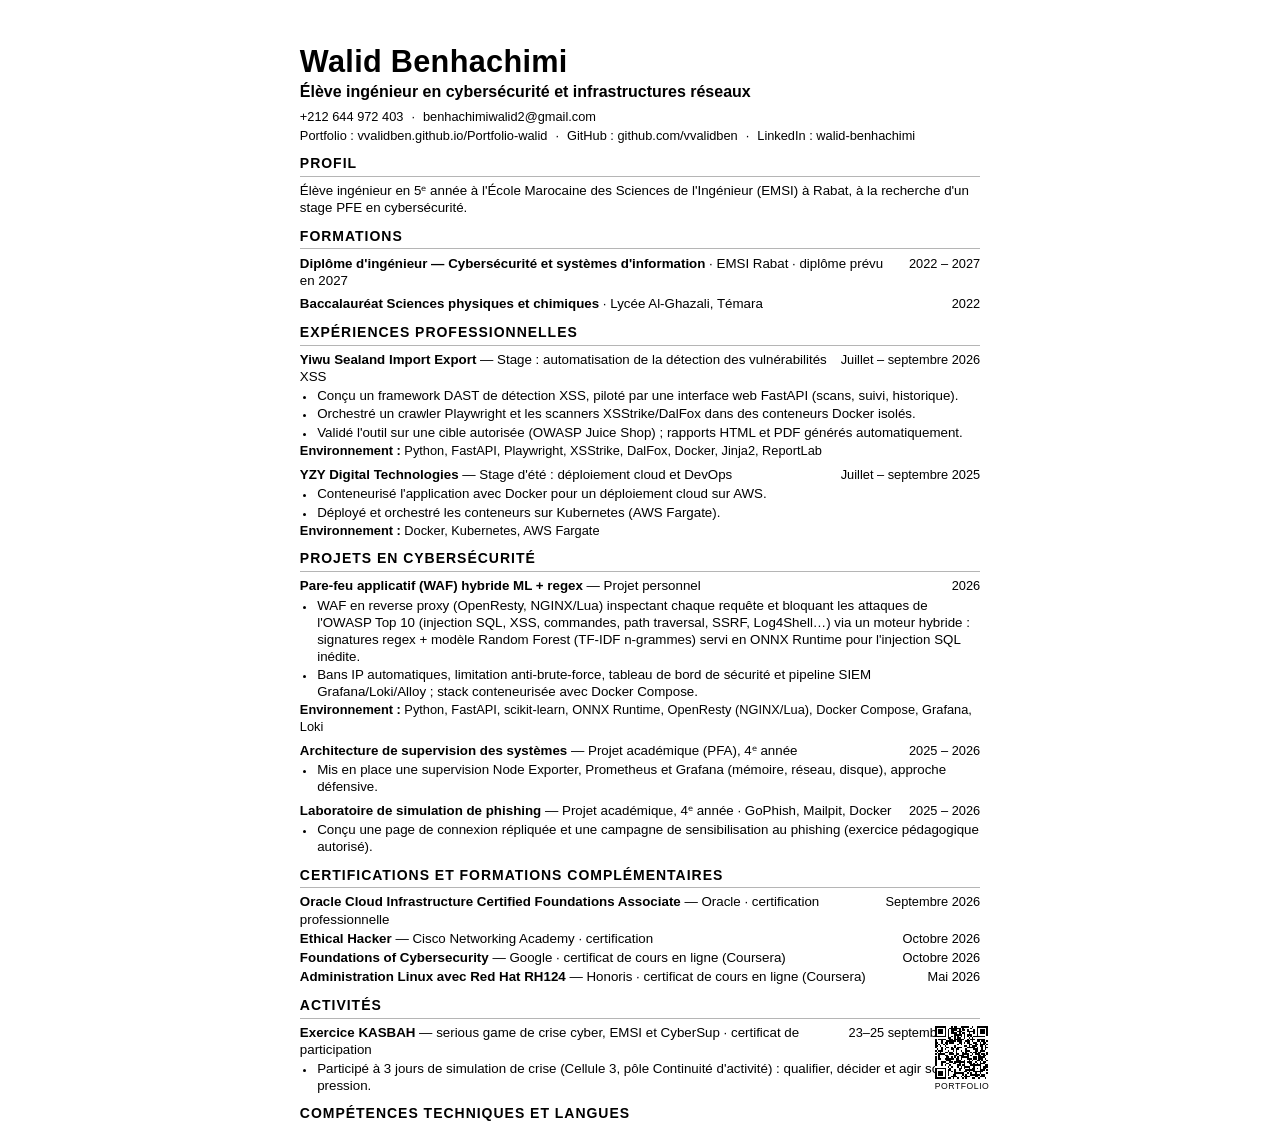
<file: assets/cv/cv-source.html>
<!DOCTYPE html>
<html lang="fr">
<head>
<meta charset="UTF-8">
<title>Walid Benhachimi — CV</title>
<script>if (/[?&]photo=1\b/.test(location.search)) document.documentElement.classList.add('with-photo');</script>
<style>
  @page { size: A4; margin: 0; }
  * { margin: 0; padding: 0; box-sizing: border-box; }

  :root {
    --ink: #000000;
    --rule: #b5b5b5;
  }

  body {
    font-family: Calibri, Carlito, "Segoe UI", Arial, sans-serif;
    color: var(--ink);
    font-size: 10pt;
    line-height: 1.28;
    -webkit-print-color-adjust: exact;
    print-color-adjust: exact;
  }

  a { color: var(--ink); text-decoration: none; }

  .page {
    width: 210mm;
    height: 297mm;
    margin: 0 auto;
    padding: 12mm 15mm 11mm;
    overflow: hidden;
    position: relative;
  }

  .qr {
    position: absolute;
    right: 13mm;
    bottom: 8mm;
    width: 14mm;
    text-align: center;
    text-decoration: none;
    color: var(--ink);
  }
  .qr svg { width: 14mm; height: 14mm; display: block; }
  .qr-cap { display: block; font-size: 6.5pt; letter-spacing: .06em; text-transform: uppercase; margin-top: 1.5pt; }

  /* ===== Header ===== */
  header { display: flex; justify-content: space-between; align-items: flex-start; gap: 6mm; }
  .head-text { min-width: 0; }
  .photo { display: none; flex: none; width: 21mm; height: 26.25mm; object-fit: cover; border: .6pt solid var(--rule); }
  .with-photo .photo { display: block; }
  .name { font-size: 23pt; font-weight: 700; line-height: 1.05; letter-spacing: .01em; }
  .headline { font-size: 12pt; font-weight: 700; margin-top: 3pt; }
  .contact { margin-top: 5pt; font-size: 9.6pt; }
  .contact span + span::before { content: "·"; margin: 0 6pt; }

  /* ===== Sections ===== */
  section { margin-top: 8.5pt; }
  h2 {
    font-size: 10.5pt;
    font-weight: 700;
    text-transform: uppercase;
    letter-spacing: .07em;
    padding-bottom: 2pt;
    border-bottom: 1pt solid var(--rule);
    margin-bottom: 4pt;
  }
  p { margin: 0; }

  .entry + .entry { margin-top: 5pt; }
  .entry-head { display: flex; justify-content: space-between; align-items: baseline; gap: 10pt; }
  .entry-title { font-weight: 700; }
  .entry-title .role { font-weight: 400; }
  .date { flex: none; font-size: 9.6pt; }
  .context { font-style: italic; font-size: 9.6pt; }

  /* Native list markers keep each bullet in reading order in the PDF text layer. */
  ul { list-style: disc; margin-top: 1.5pt; padding-left: 12pt; }
  li { padding-left: 1pt; }
  li::marker { font-size: 8pt; }
  li + li { margin-top: 1pt; }
  .env { margin-top: 1.5pt; font-size: 9.6pt; }

  .label { font-weight: 700; }
  .nowrap { white-space: nowrap; }
  .certs .entry + .entry { margin-top: 1.5pt; }
</style>
</head>
<body>
<div class="page">

  <header>
    <div class="head-text">
    <div class="name">Walid Benhachimi</div>
    <div class="headline">Élève ingénieur en cybersécurité et infrastructures réseaux</div>
    <div class="contact">
      <span>+212 644 972 403</span><span><a href="mailto:benhachimiwalid2@gmail.com">benhachimiwalid2@gmail.com</a></span>
    </div>
    <div class="contact" style="margin-top:2pt">
      <span>Portfolio : <a href="https://vvalidben.github.io/Portfolio-walid/">vvalidben.github.io/Portfolio-walid</a></span><span>GitHub : <a href="https://github.com/vvalidben">github.com/vvalidben</a></span><span>LinkedIn : <a href="https://www.linkedin.com/in/walid-benhachimi-318214273/">walid-benhachimi</a></span>
    </div>
    </div>
    <img class="photo" src="photo-cv.jpg" alt="Walid Benhachimi">
  </header>

  <section>
    <h2>Profil</h2>
    <p>Élève ingénieur en <span class="nowrap">5ᵉ année</span> à l'École Marocaine des Sciences de l'Ingénieur (EMSI) à Rabat, à la recherche d'un stage PFE en cybersécurité.</p>
  </section>

  <section>
    <h2>Formations</h2>
    <div class="entry">
      <div class="entry-head">
        <p class="entry-title">Diplôme d'ingénieur — Cybersécurité et systèmes d'information <span class="role">· EMSI Rabat · diplôme prévu en 2027</span></p>
        <span class="date">2022 – 2027</span>
      </div>
    </div>
    <div class="entry">
      <div class="entry-head">
        <p class="entry-title">Baccalauréat Sciences physiques et chimiques <span class="role">· Lycée Al-Ghazali, Témara</span></p>
        <span class="date">2022</span>
      </div>
    </div>
  </section>

  <section>
    <h2>Expériences professionnelles</h2>
    <div class="entry">
      <div class="entry-head">
        <p class="entry-title">Yiwu Sealand Import Export <span class="role">— Stage : automatisation de la détection des vulnérabilités XSS</span></p>
        <span class="date">Juillet – septembre 2026</span>
      </div>
      <ul>
        <li>Conçu un framework DAST de détection XSS, piloté par une interface web FastAPI (scans, suivi, historique).</li>
        <li>Orchestré un crawler Playwright et les scanners XSStrike/DalFox dans des conteneurs Docker isolés.</li>
        <li>Validé l'outil sur une cible autorisée (OWASP Juice Shop) ; rapports HTML et PDF générés automatiquement.</li>
      </ul>
      <p class="env"><b>Environnement :</b> Python, FastAPI, Playwright, XSStrike, DalFox, Docker, Jinja2, ReportLab</p>
    </div>
    <div class="entry">
      <div class="entry-head">
        <p class="entry-title">YZY Digital Technologies <span class="role">— Stage d'été : déploiement cloud et DevOps</span></p>
        <span class="date">Juillet – septembre 2025</span>
      </div>
      <ul>
        <li>Conteneurisé l'application avec Docker pour un déploiement cloud sur AWS.</li>
        <li>Déployé et orchestré les conteneurs sur Kubernetes (AWS Fargate).</li>
      </ul>
      <p class="env"><b>Environnement :</b> Docker, Kubernetes, AWS Fargate</p>
    </div>
  </section>

  <section>
    <h2>Projets en cybersécurité</h2>
    <div class="entry">
      <div class="entry-head">
        <p class="entry-title">Pare-feu applicatif (WAF) hybride ML + regex <span class="role">— Projet personnel</span></p>
        <span class="date">2026</span>
      </div>
      <ul>
        <li>WAF en reverse proxy (OpenResty, NGINX/Lua) inspectant chaque requête et bloquant les attaques de l'OWASP Top 10 (injection SQL, XSS, commandes, path traversal, SSRF, Log4Shell…) via un moteur hybride : signatures regex + modèle Random Forest (TF-IDF n-grammes) servi en ONNX Runtime pour l'injection SQL inédite.</li>
        <li>Bans IP automatiques, limitation anti-brute-force, tableau de bord de sécurité et pipeline SIEM Grafana/Loki/Alloy ; stack conteneurisée avec Docker Compose.</li>
      </ul>
      <p class="env"><b>Environnement :</b> Python, FastAPI, scikit-learn, ONNX Runtime, OpenResty (NGINX/Lua), Docker Compose, Grafana, Loki</p>
    </div>
    <div class="entry">
      <div class="entry-head">
        <p class="entry-title">Architecture de supervision des systèmes <span class="role">— Projet académique (PFA), <span class="nowrap">4ᵉ année</span></span></p>
        <span class="date">2025 – 2026</span>
      </div>
      <ul>
        <li>Mis en place une supervision Node Exporter, Prometheus et Grafana (mémoire, réseau, disque), approche défensive.</li>
      </ul>
    </div>
    <div class="entry">
      <div class="entry-head">
        <p class="entry-title">Laboratoire de simulation de phishing <span class="role">— Projet académique, <span class="nowrap">4ᵉ année</span> · GoPhish, Mailpit, Docker</span></p>
        <span class="date">2025 – 2026</span>
      </div>
      <ul>
        <li>Conçu une page de connexion répliquée et une campagne de sensibilisation au phishing (exercice pédagogique autorisé).</li>
      </ul>
    </div>
  </section>

  <section class="certs">
    <h2>Certifications et formations complémentaires</h2>
    <div class="entry">
      <div class="entry-head">
        <p class="entry-title"><a href="https://vvalidben.github.io/Portfolio-walid/assets/certificates/oracle-oci-foundations.png">Oracle Cloud Infrastructure Certified Foundations Associate</a> <span class="role">— Oracle · certification professionnelle</span></p>
        <span class="date">Septembre 2026</span>
      </div>
    </div>
    <div class="entry">
      <div class="entry-head">
        <p class="entry-title"><a href="https://vvalidben.github.io/Portfolio-walid/assets/certificates/cisco-ethical-hacker.jpg">Ethical Hacker</a> <span class="role">— Cisco Networking Academy · certification</span></p>
        <span class="date">Octobre 2026</span>
      </div>
    </div>
    <div class="entry">
      <div class="entry-head">
        <p class="entry-title"><a href="https://coursera.org/verify/SGFZQ2C5M0JP">Foundations of Cybersecurity</a> <span class="role">— Google · certificat de cours en ligne (Coursera)</span></p>
        <span class="date">Octobre 2026</span>
      </div>
    </div>
    <div class="entry">
      <div class="entry-head">
        <p class="entry-title"><a href="https://coursera.org/verify/0NL9LTZA4I38">Administration Linux avec Red Hat RH124</a> <span class="role">— Honoris · certificat de cours en ligne (Coursera)</span></p>
        <span class="date">Mai 2026</span>
      </div>
    </div>
  </section>

  <section>
    <h2>Activités</h2>
    <div class="entry">
      <div class="entry-head">
        <p class="entry-title"><a href="https://vvalidben.github.io/Portfolio-walid/assets/certificates/kasbah-crisis-exercise.png">Exercice KASBAH</a> <span class="role">— serious game de crise cyber, EMSI et CyberSup · certificat de participation</span></p>
        <span class="date">23–25 septembre 2026</span>
      </div>
      <ul>
        <li>Participé à 3 jours de simulation de crise (Cellule 3, pôle Continuité d'activité) : qualifier, décider et agir sous pression.</li>
      </ul>
    </div>
  </section>

  <section>
    <h2>Compétences techniques et langues</h2>
    <ul>
      <li><span class="label">Sécurité applicative :</span> tests d'intrusion web, évaluation de vulnérabilités, OWASP, détection XSS (DAST)</li>
      <li><span class="label">Tests d'intrusion :</span> Burp Suite, OWASP ZAP, Metasploit, sqlmap, Nmap, Nikto, Gobuster/ffuf, Hydra, John/Hashcat</li>
      <li><span class="label">Outils et entraînement :</span> XSStrike, DalFox, Playwright · TryHackMe, PortSwigger Web Security Academy (en cours)</li>
      <li><span class="label">Systèmes et supervision :</span> Kali Linux, Prometheus, Grafana, WireGuard, Wireshark, durcissement</li>
      <li><span class="label">Cloud et DevSecOps :</span> Docker, Kubernetes, AWS Fargate, Ansible, Jenkins, SonarQube, GitLab/GitHub CI</li>
      <li><span class="label">Développement :</span> Python (FastAPI, Django), JavaScript (React, Node.js)</li>
      <li><span class="label">Langues :</span> arabe (langue maternelle), français (B2), anglais (B2)</li>
    </ul>
  </section>

  <a class="qr" href="https://vvalidben.github.io/Portfolio-walid/" aria-label="Portfolio QR code"><svg xmlns="http://www.w3.org/2000/svg" viewBox="0 0 33 33" shape-rendering="crispEdges"><path fill="#ffffff" d="M0 0h33v33H0z"/><path stroke="#000000" d="M0 0.5h7m3 0h1m1 0h2m2 0h5m2 0h1m2 0h7M0 1.5h1m5 0h1m2 0h7m1 0h1m4 0h1m3 0h1m5 0h1M0 2.5h1m1 0h3m1 0h1m1 0h1m1 0h4m1 0h1m1 0h2m1 0h1m3 0h1m1 0h1m1 0h3m1 0h1M0 3.5h1m1 0h3m1 0h1m1 0h1m1 0h2m2 0h3m3 0h5m1 0h1m1 0h3m1 0h1M0 4.5h1m1 0h3m1 0h1m1 0h1m1 0h4m1 0h1m1 0h2m2 0h1m2 0h1m1 0h1m1 0h3m1 0h1M0 5.5h1m5 0h1m1 0h1m3 0h5m1 0h1m1 0h3m3 0h1m5 0h1M0 6.5h7m1 0h1m1 0h1m1 0h1m1 0h1m1 0h1m1 0h1m1 0h1m1 0h1m1 0h7M8 7.5h2m2 0h1m1 0h2m2 0h1m2 0h1m1 0h1M0 8.5h1m1 0h5m2 0h2m1 0h6m2 0h1m1 0h3m1 0h5M0 9.5h1m3 0h1m2 0h6m1 0h3m2 0h3m1 0h1m2 0h2m1 0h2m1 0h1M0 10.5h2m2 0h1m1 0h2m1 0h3m3 0h2m1 0h1m1 0h2m2 0h2m2 0h1m1 0h2M0 11.5h1m1 0h1m2 0h1m1 0h1m6 0h1m1 0h1m4 0h2m2 0h2m1 0h3m1 0h1M0 12.5h2m1 0h1m2 0h1m5 0h1m5 0h2m1 0h1m1 0h3m2 0h2m1 0h1M0 13.5h1m3 0h1m2 0h2m1 0h1m1 0h1m1 0h3m3 0h5m1 0h1m2 0h1m1 0h2M1 14.5h1m2 0h1m1 0h1m3 0h2m1 0h2m4 0h1m4 0h3m2 0h1m1 0h1M0 15.5h1m1 0h3m3 0h1m2 0h1m1 0h1m2 0h1m2 0h3m3 0h2m1 0h3M1 16.5h1m1 0h1m2 0h2m1 0h2m2 0h1m3 0h1m1 0h1m2 0h1m1 0h2m1 0h2m3 0h1M0 17.5h1m1 0h4m3 0h3m1 0h2m2 0h4m2 0h1m1 0h3m1 0h2m1 0h1M2 18.5h1m3 0h2m4 0h2m1 0h3m2 0h1m1 0h1m4 0h2m1 0h2M0 19.5h1m1 0h1m4 0h2m1 0h1m1 0h1m1 0h1m1 0h5m3 0h2m1 0h4M0 20.5h1m1 0h2m2 0h6m1 0h2m1 0h1m3 0h3m1 0h2m1 0h3m1 0h1M0 21.5h1m6 0h3m3 0h3m2 0h1m2 0h1m1 0h1m2 0h2m1 0h1m2 0h1M0 22.5h1m3 0h3m2 0h2m1 0h7m1 0h3m2 0h1m2 0h1m1 0h2M0 23.5h1m3 0h1m2 0h2m2 0h2m2 0h1m2 0h1m2 0h2m1 0h1m1 0h1m1 0h3M0 24.5h1m3 0h1m1 0h1m2 0h1m4 0h2m1 0h2m3 0h7m2 0h2M8 25.5h1m1 0h1m3 0h1m1 0h1m1 0h4m2 0h1m3 0h1m1 0h3M0 26.5h7m2 0h1m5 0h2m1 0h1m2 0h1m1 0h2m1 0h1m1 0h1m1 0h2M0 27.5h1m5 0h1m1 0h2m2 0h1m2 0h1m3 0h6m3 0h3m1 0h1M0 28.5h1m1 0h3m1 0h1m1 0h1m1 0h1m1 0h1m5 0h2m1 0h1m2 0h6M0 29.5h1m1 0h3m1 0h1m1 0h1m3 0h6m2 0h1m1 0h1m2 0h1m2 0h1m3 0h1M0 30.5h1m1 0h3m1 0h1m1 0h1m2 0h2m4 0h1m1 0h1m2 0h6m1 0h2M0 31.5h1m5 0h1m3 0h4m2 0h1m1 0h4m3 0h2m1 0h3M0 32.5h7m1 0h2m1 0h1m2 0h1m2 0h1m1 0h1m3 0h2m2 0h1m3 0h1"/></svg><span class="qr-cap">Portfolio</span></a>

</div>
</body>
</html>
</file>
<file: css/style.css>
:root {
  --bg: #0a0a0b;
  --surface: #141416;
  --fg: #f2f2ef;
  --accent: #a6f04a;
  --accent-hex: #a6f04a;
  --line: color-mix(in srgb, var(--fg) 12%, transparent);
  --line-strong: color-mix(in srgb, var(--fg) 24%, transparent);
  --muted: color-mix(in srgb, var(--fg) 58%, transparent);
  --font-heading: "Space Grotesk", system-ui, sans-serif;
  --font-body: "Geist", system-ui, sans-serif;
  --font-mono: "Geist Mono", ui-monospace, monospace;
  --ease: cubic-bezier(.2, .7, .1, 1);
  --gutter: clamp(20px, 5vw, 72px);
  --shadow-lg: 0 12px 32px color-mix(in srgb, #2d2b2b 22%, transparent);
  color-scheme: dark;
}
:root[data-theme="light"] {
  --bg: #f4f4f1;
  --surface: #ffffff;
  --fg: #0b0b0c;
  --accent: #2f8a1f;
  --accent-hex: #2f8a1f;
  color-scheme: light;
}
@media (prefers-color-scheme: light) {
  :root:not([data-theme]) {
    --bg: #f4f4f1;
    --surface: #ffffff;
    --fg: #0b0b0c;
    --accent: #2f8a1f;
    --accent-hex: #2f8a1f;
    color-scheme: light;
  }
}

/* ===== Base ===== */
*, *::before, *::after { box-sizing: border-box; }
html { scroll-behavior: smooth; }
body {
  margin: 0;
  font-size: 15px;
  line-height: 1.55;
  text-wrap: pretty;
  background: var(--bg);
  color: var(--fg);
  font-family: var(--font-body);
  overflow-x: hidden;
  transition: background .5s, color .5s;
}
h1, h2, h3, h4 {
  font-family: var(--font-heading);
  font-weight: 500;
  line-height: 1.12;
  letter-spacing: -0.015em;
  margin: 0;
}
p { margin: 0; }
img { display: block; max-width: 100%; }
figure { margin: 0; }
a { color: var(--accent); }
::selection { background: color-mix(in srgb, var(--accent) 40%, transparent); }
:focus { outline: none; }
:focus-visible { outline: 2px solid var(--accent); outline-offset: 2px; }
[hidden] { display: none !important; }

/* ===== Buttons ===== */
.btn {
  display: inline-flex;
  align-items: center;
  justify-content: center;
  gap: 6px;
  cursor: pointer;
  text-decoration: none;
  font-family: var(--font-heading);
  font-weight: 500;
  font-size: 14px;
  line-height: 1.2;
  color: var(--fg);
  background: transparent;
  border: 1px solid transparent;
  border-radius: 0;
  padding: 9.2px 16.56px;
}
.btn svg { display: block; }
.btn:disabled { opacity: .45; cursor: not-allowed; }
.btn-primary, .btn-primary:hover { color: var(--accent); border-color: var(--accent); }
.btn-primary:hover { background: color-mix(in srgb, var(--accent) 12%, transparent); }
.btn-primary:active { background: color-mix(in srgb, var(--accent) 22%, transparent); }
.btn-ghost { color: var(--accent); padding-inline: 4.6px; }
.btn-ghost:hover { background: color-mix(in srgb, var(--accent) 10%, transparent); }
.btn-ghost:active { background: color-mix(in srgb, var(--accent) 18%, transparent); }
.btn-icon { width: 36px; height: 36px; padding: 0; }
.btn-outline { color: var(--fg); border-color: color-mix(in srgb, var(--fg) 26%, transparent); }
.btn-outline:hover { color: var(--fg); border-color: var(--fg); }
.btn-social { font-size: 14px; padding: 10px 18px; color: var(--fg); border-color: var(--line-strong); }
.btn-social:hover { color: var(--fg); border-color: var(--accent); }
.btn-step { color: var(--fg); border-color: color-mix(in srgb, var(--fg) 22%, transparent); }
.btn-lg { font-size: 15px; padding: 13px 24px; }
.btn-md { font-size: 15px; padding: 12px 22px; }
.btn-submit { font-size: 16px; padding: 14px 28px; }
[data-magnetic] { transition: transform .5s var(--ease), background .3s, border-color .3s; }

/* ===== Loader ===== */
.loader {
  position: fixed;
  inset: 0;
  z-index: 400;
  background: var(--bg);
  color: var(--fg);
  display: flex;
  flex-direction: column;
  justify-content: space-between;
  padding: 28px var(--gutter);
  font-family: var(--font-heading);
}
.loader-top {
  display: flex;
  justify-content: space-between;
  font-family: var(--font-mono);
  font-size: 12px;
  letter-spacing: .12em;
  text-transform: uppercase;
  color: color-mix(in srgb, var(--fg) 55%, transparent);
}
.loader-bottom { display: flex; justify-content: space-between; align-items: flex-end; gap: 24px; }
.loader-name { font-size: clamp(24px, 3vw, 40px); }
.loader-count {
  font-family: var(--font-mono);
  font-size: clamp(96px, 18vw, 280px);
  line-height: .8;
  font-feature-settings: 'tnum' 1;
  letter-spacing: -0.04em;
}
.loader-bar {
  position: absolute;
  left: 0;
  bottom: 0;
  height: 2px;
  width: 100%;
  background: var(--accent);
  transform: scaleX(0);
  transform-origin: left;
}

/* ===== Ambient layers ===== */
.bg-canvas { position: fixed; inset: 0; z-index: 0; pointer-events: none; }
.cursor-ring {
  position: fixed;
  left: 0;
  top: 0;
  z-index: 300;
  width: 38px;
  height: 38px;
  margin: -19px 0 0 -19px;
  border: 1px solid #fff;
  border-radius: 50%;
  pointer-events: none;
  mix-blend-mode: difference;
  opacity: 0;
  transition: opacity .3s, width .35s, height .35s, margin .35s, background .35s;
}
.cursor-ring.is-big { width: 72px; height: 72px; margin: -36px 0 0 -36px; background: #fff; }
.cursor-dot {
  position: fixed;
  left: 0;
  top: 0;
  z-index: 301;
  width: 6px;
  height: 6px;
  margin: -3px 0 0 -3px;
  border-radius: 50%;
  background: var(--accent);
  pointer-events: none;
  opacity: 0;
}
.progress {
  position: fixed;
  top: 0;
  left: 0;
  right: 0;
  z-index: 51;
  height: 2px;
  background: var(--accent);
  transform: scaleX(0);
  transform-origin: left;
}

/* ===== Header ===== */
.site-header { position: fixed; top: 0; left: 0; right: 0; z-index: 50; mix-blend-mode: difference; }
.nav {
  display: flex;
  align-items: center;
  flex-wrap: nowrap;
  gap: 28px;
  max-width: 1400px;
  margin: 0 auto;
  padding: 20px var(--gutter);
  color: #fff;
}
.nav a { color: #fff; text-decoration: none; font-size: 14px; text-underline-offset: 6px; }
.nav a.is-active { text-decoration: underline; }
.nav .nav-brand {
  font-family: var(--font-heading);
  font-weight: 500;
  font-size: 24px;
  letter-spacing: -0.02em;
  white-space: nowrap;
  flex: none;
}
.nav-links {
  display: flex;
  gap: 28px;
  overflow-x: auto;
  min-width: 0;
  flex: 1 1 0;
  white-space: nowrap;
  scrollbar-width: none;
}
.nav-links::-webkit-scrollbar { display: none; }
.nav-links > :first-child { margin-left: auto; }
.nav .btn { flex: none; color: #fff; border-color: #fff; }
.lang-btn { font-size: 13px; letter-spacing: .1em; padding: 5px 10px; }
.theme-btn { width: 34px; height: 34px; }
.theme-btn .icon-moon { display: none; }
:root[data-theme="light"] .theme-btn .icon-sun { display: none; }
:root[data-theme="light"] .theme-btn .icon-moon { display: block; }

main { position: relative; z-index: 1; }

/* ===== Shared section pieces ===== */
.section { max-width: 1400px; margin: 0 auto; padding: 0 var(--gutter) 160px; }
.section-head { margin-bottom: 52px; }
.eyebrow {
  display: flex;
  align-items: center;
  gap: 14px;
  font-family: var(--font-mono);
  font-size: 12.5px;
  letter-spacing: .12em;
  text-transform: uppercase;
  font-feature-settings: 'tnum' 1;
  color: var(--accent);
  margin: 0 0 22px;
}
.eyebrow-line { width: 40px; height: 1px; background: var(--accent); }
.section-title {
  font-weight: 400;
  font-size: clamp(46px, 7vw, 112px);
  line-height: .95;
  letter-spacing: -0.035em;
  color: var(--fg);
}

/* ===== Hero ===== */
.hero {
  position: relative;
  min-height: 100vh;
  display: flex;
  flex-direction: column;
  justify-content: flex-end;
  overflow: hidden;
}
.hero-spot {
  position: absolute;
  left: 0;
  top: 0;
  width: 900px;
  height: 900px;
  margin: -450px 0 0 -450px;
  border-radius: 50%;
  background: radial-gradient(circle, color-mix(in srgb, var(--accent) 20%, transparent), transparent 60%);
  pointer-events: none;
  transform: translate(70vw, 30vh);
}
.hero-inner { position: relative; width: 100%; max-width: 1400px; margin: 0 auto; padding: 120px var(--gutter) 48px; }
.hero-top {
  display: grid;
  grid-template-columns: minmax(0, 1fr) auto;
  gap: clamp(24px, 4vw, 64px);
  align-items: end;
}
.hero-text { min-width: 0; container-type: inline-size; }
.hero-plate {
  width: clamp(130px, 23vw, 330px);
  aspect-ratio: 3 / 4;
  overflow: hidden;
  border: 1px solid var(--line);
}
.hero-plate img { width: 100%; height: 100%; object-fit: cover; object-position: 50% 20%; transform: scale(1.12); }
.hero-eyebrow { margin-bottom: 18px; }
.hero-name {
  font-weight: 500;
  font-size: min(216px, 18.5cqi);
  line-height: .86;
  letter-spacing: -0.055em;
  margin: 0 0 0 -0.055em;
  color: var(--fg);
}
.hero-name .line { display: block; overflow: hidden; white-space: nowrap; padding: 0 0 .06em .02em; }
.hero-name .line + .line { padding-bottom: .08em; }
.hero-name [data-ch] { display: inline-block; }
.hero-name .dot { color: var(--accent); }
.hero-rule {
  height: 1px;
  background: color-mix(in srgb, var(--fg) 20%, transparent);
  margin: 40px 0 32px;
  transform-origin: left;
}
.hero-bottom { display: flex; flex-wrap: wrap; gap: 32px 64px; align-items: flex-start; }
.hero-role-wrap { flex: 1 1 300px; min-width: 0; }
.hero-role {
  font-family: var(--font-heading);
  font-size: clamp(28px, 3vw, 42px);
  line-height: 1.08;
  color: var(--fg);
  min-height: 2.2em;
}
.caret {
  display: inline-block;
  width: .06em;
  height: .8em;
  margin-left: .12em;
  vertical-align: -0.06em;
  background: var(--accent);
}
.hero-intro { flex: 1.3 1 360px; min-width: 0; }
.hero-intro > p { font-size: 15.5px; line-height: 1.75; color: color-mix(in srgb, var(--fg) 70%, transparent); }
.hero-ctas { display: flex; flex-wrap: wrap; gap: 12px; margin-top: 28px; }

/* ===== Marquee ===== */
.marquee {
  overflow: hidden;
  border-top: 1px solid color-mix(in srgb, var(--fg) 10%, transparent);
  border-bottom: 1px solid color-mix(in srgb, var(--fg) 10%, transparent);
  padding: 28px 0;
  display: flex;
  flex-direction: column;
  gap: 6px;
  background: var(--bg);
}
.marquee-row {
  display: flex;
  width: max-content;
  font-family: var(--font-heading);
  font-size: clamp(48px, 7vw, 104px);
  line-height: 1.04;
  white-space: nowrap;
  will-change: transform;
}
.marquee-row span { padding-right: .4em; }
.marquee-row--outline { color: transparent; -webkit-text-stroke: 1px color-mix(in srgb, var(--fg) 45%, transparent); }
.marquee-row--solid { color: var(--accent); }

/* ===== About ===== */
.about { padding: 160px var(--gutter) 140px; }
.about-eyebrow { margin-bottom: 44px; }
.about-lead {
  font-family: var(--font-heading);
  font-size: clamp(34px, 5vw, 76px);
  line-height: 1.08;
  letter-spacing: -0.02em;
  margin: 0 0 80px;
  max-width: 21ch;
  color: var(--fg);
}
.about-lead [data-w] { transition: opacity .4s, color .4s; }
.about-body { display: flex; flex-wrap: wrap; gap: 40px 72px; }
.about-spacer { flex: 1 1 200px; }
.about-text {
  flex: 3 1 560px;
  min-width: 0;
  columns: 2 280px;
  column-gap: 56px;
  column-rule: 1px solid var(--line);
  font-size: 15.5px;
  line-height: 1.85;
  text-align: justify;
  hyphens: auto;
  color: color-mix(in srgb, var(--fg) 70%, transparent);
}

/* ===== Skills ===== */
.skills-grid {
  display: grid;
  grid-template-columns: repeat(auto-fill, minmax(min(100%, 320px), 1fr));
  border-top: 1px solid var(--line);
  border-left: 1px solid var(--line);
}
.skill {
  display: flex;
  flex-direction: column;
  gap: 14px;
  padding: 36px 30px 40px;
  border-right: 1px solid var(--line);
  border-bottom: 1px solid var(--line);
  background: radial-gradient(280px circle at var(--mx, -400px) var(--my, -400px), color-mix(in srgb, var(--accent) 18%, transparent), transparent 70%);
}
.skill-top { display: flex; justify-content: space-between; align-items: flex-start; }
.skill-num { font-size: 12px; font-feature-settings: 'tnum' 1; color: color-mix(in srgb, var(--fg) 45%, transparent); }
.skill h3 { font-weight: 400; font-size: 28px; margin: 12px 0 0; color: var(--fg); }
.skill p { font-size: 14.5px; line-height: 1.75; color: color-mix(in srgb, var(--fg) 64%, transparent); }

/* ===== Projects ===== */
.projects-head {
  display: flex;
  flex-wrap: wrap;
  justify-content: space-between;
  align-items: flex-end;
  gap: 20px;
  margin-bottom: 44px;
}
.count { font-size: 13px; letter-spacing: .1em; font-feature-settings: 'tnum' 1; color: color-mix(in srgb, var(--fg) 55%, transparent); }
.project-list { border-bottom: 1px solid var(--line); }
.project-group {
  display: flex;
  align-items: baseline;
  gap: 12px;
  margin: 0;
  padding: 0 0 18px;
  font-family: var(--font-mono);
  font-weight: 400;
  font-size: 12.5px;
  line-height: 1.4;
  letter-spacing: .12em;
  text-transform: uppercase;
  color: var(--accent);
}
.project + .project-group { padding-top: 64px; border-top: 1px solid var(--line); }
.project-group-count { color: var(--muted); font-feature-settings: 'tnum' 1; }
.project { border-top: 1px solid var(--line); }
.project-toggle {
  all: unset;
  box-sizing: border-box;
  cursor: pointer;
  display: grid;
  grid-template-columns: 56px minmax(0, 1fr) auto;
  gap: 8px 24px;
  align-items: center;
  width: 100%;
  padding: 28px 0;
  color: var(--fg);
  transition: padding .6s var(--ease), color .3s;
}
.project-toggle:hover { padding-left: 24px; color: var(--accent); }
.project-toggle:focus-visible { outline: 2px solid var(--accent); outline-offset: 2px; }
.project-num { font-size: 13px; letter-spacing: .08em; font-feature-settings: 'tnum' 1; color: var(--accent); }
.project-title { font-family: var(--font-heading); font-size: clamp(28px, 4vw, 58px); line-height: 1.02; letter-spacing: -0.02em; }
.project-meta {
  display: flex;
  align-items: center;
  gap: 14px;
  font-size: 11.5px;
  letter-spacing: .14em;
  text-transform: uppercase;
  color: var(--muted);
  white-space: nowrap;
}
.project-plus { font-size: 22px; line-height: 1; color: var(--accent); display: inline-block; transition: transform .5s; }
.project.is-open .project-plus { transform: rotate(45deg); }
.project-panel {
  display: grid;
  grid-template-columns: repeat(auto-fit, minmax(min(100%, 360px), 1fr));
  gap: 28px 56px;
  padding: 4px 0 48px 80px;
  align-items: start;
}
.project-shot { aspect-ratio: 16 / 10; overflow: hidden; border: 1px solid var(--line); }
.project-shot img { width: 100%; height: 100%; object-fit: cover; object-position: top; }
.project-info { display: flex; flex-direction: column; gap: 18px; }
.project-desc { font-size: 16.5px; line-height: 1.75; color: color-mix(in srgb, var(--fg) 80%, transparent); }
.project-tech { font-size: 13px; letter-spacing: .04em; padding-top: 16px; border-top: 1px solid var(--line); color: var(--accent); }
.preview {
  position: fixed;
  left: 0;
  top: 0;
  z-index: 60;
  width: 360px;
  aspect-ratio: 16 / 10;
  overflow: hidden;
  pointer-events: none;
  opacity: 0;
  scale: .8;
  transition: opacity .35s, scale .45s var(--ease);
  border: 1px solid color-mix(in srgb, var(--fg) 16%, transparent);
  box-shadow: var(--shadow-lg);
}
.preview.is-visible { opacity: 1; scale: 1; }
.preview img { width: 100%; height: 100%; object-fit: cover; object-position: top; }

/* ===== Path ===== */
.path-head { margin-bottom: 64px; }
.path-grid { display: grid; grid-template-columns: repeat(auto-fit, minmax(min(100%, 440px), 1fr)); gap: 72px 88px; }
.path-label {
  font-family: var(--font-body);
  font-weight: 400;
  font-size: 15px;
  letter-spacing: .14em;
  text-transform: uppercase;
  margin: 0 0 36px;
  color: var(--muted);
}
.track { position: relative; padding-left: 40px; }
.track-line, .track-fill { position: absolute; left: 4px; top: 8px; bottom: 8px; width: 1px; background: var(--line); }
.track-fill { background: var(--accent); transform: scaleY(0); transform-origin: top; }
.entry { position: relative; }
.entry:not(:last-child) { padding-bottom: 48px; }
.entry-dot {
  position: absolute;
  left: -40px;
  top: 8px;
  width: 9px;
  height: 9px;
  border-radius: 50%;
  border: 1px solid var(--accent);
  background: var(--bg);
}
.entry-date { font-size: 13px; letter-spacing: .08em; font-feature-settings: 'tnum' 1; color: var(--accent); margin: 0 0 12px; }
.entry h4 { font-weight: 400; font-size: clamp(26px, 2.6vw, 34px); line-height: 1.12; margin: 0 0 12px; color: var(--fg); }
.entry-desc { font-size: 15px; line-height: 1.7; color: color-mix(in srgb, var(--fg) 68%, transparent); }
.langs {
  display: grid;
  grid-template-columns: repeat(auto-fit, minmax(min(100%, 200px), 1fr));
  gap: 32px;
  padding-top: 40px;
  border-top: 1px solid var(--line);
}
.langs-label { margin: 0; }
.lang-level {
  font-family: var(--font-heading);
  font-size: clamp(64px, 7vw, 104px);
  line-height: .9;
  margin: 0 0 14px;
  color: var(--fg);
  font-feature-settings: 'tnum' 1;
}
.lang-level--accent { color: var(--accent); }
.lang-name { font-size: 15px; color: var(--fg); }
.lang-note { margin-top: 2px; font-size: 13px; color: var(--muted); }

/* ===== Certifications ===== */
.certs { padding: 0 0 160px; }
.certs-head {
  max-width: 1400px;
  margin: 0 auto 52px;
  padding: 0 var(--gutter);
  display: flex;
  flex-wrap: wrap;
  align-items: flex-end;
  justify-content: space-between;
  gap: 28px 56px;
}
.certs-aside { flex: 0 1 420px; display: flex; flex-direction: column; align-items: flex-start; gap: 20px; }
.certs-aside p { font-size: 15px; line-height: 1.75; color: color-mix(in srgb, var(--fg) 70%, transparent); }
.ribbon-wrap {
  overflow: hidden;
  padding: 16px 0;
  -webkit-mask-image: linear-gradient(90deg, transparent, #000 7%, #000 93%, transparent);
  mask-image: linear-gradient(90deg, transparent, #000 7%, #000 93%, transparent);
}
.ribbon { display: flex; gap: 28px; padding-right: 28px; width: max-content; will-change: transform; }
.cert-card {
  all: unset;
  cursor: pointer;
  display: flex;
  flex-direction: column;
  gap: 12px;
  width: 260px;
  transition: transform .6s var(--ease);
}
.cert-card:hover { transform: translateY(-10px) rotate(-1.5deg); }
.cert-card:focus-visible { outline: 2px solid var(--accent); outline-offset: 4px; }
.cert-thumb { display: block; height: 184px; overflow: hidden; border: 1px solid var(--line); }
.cert-thumb img, .cert-tile-thumb img { width: 100%; height: 100%; object-fit: cover; object-position: top; }
.cert-title { font-family: var(--font-heading); font-size: 18px; line-height: 1.2; color: var(--fg); white-space: nowrap; overflow: hidden; text-overflow: ellipsis; }
.cert-meta { font-size: 11.5px; letter-spacing: .06em; color: var(--muted); }

/* ===== Certificate dialog ===== */
.dialog-backdrop {
  position: fixed;
  inset: 0;
  z-index: 100;
  display: grid;
  place-items: center;
  padding: 18.4px;
  background: color-mix(in srgb, #000 70%, transparent);
  backdrop-filter: blur(6px);
}
.dialog {
  width: min(1140px, 100%);
  max-height: 88vh;
  overflow: auto;
  display: flex;
  flex-direction: column;
  gap: 24px;
  padding: 30px 34px;
  background: var(--surface);
  color: var(--fg);
  border: 1px solid var(--line);
  box-shadow: var(--shadow-lg);
}
.dialog-head {
  display: flex;
  align-items: center;
  justify-content: space-between;
  gap: 16px;
  padding-bottom: 18px;
  border-bottom: 1px solid var(--line);
}
.dialog-title-wrap { display: flex; align-items: baseline; gap: 16px; flex-wrap: wrap; }
.dialog-title { font-weight: 400; font-size: 32px; color: var(--fg); }
.dialog-pos { font-size: 12.5px; letter-spacing: .1em; font-feature-settings: 'tnum' 1; color: var(--accent); }
.cert-viewer { display: flex; flex-direction: column; gap: 20px; }
.cert-viewer-img { width: 100%; height: 60vh; object-fit: contain; }
.cert-viewer-bar { display: flex; flex-wrap: wrap; align-items: center; justify-content: space-between; gap: 16px; }
.cert-viewer-bar h4 { font-weight: 400; font-size: 26px; margin: 0 0 4px; color: var(--fg); }
.cert-viewer-bar p { font-size: 13.5px; color: color-mix(in srgb, var(--fg) 62%, transparent); }
.cert-nav { display: flex; gap: 8px; }
.cert-groups { display: flex; flex-direction: column; gap: 44px; }
.cert-group-title {
  display: flex;
  align-items: baseline;
  gap: 12px;
  margin: 0 0 18px;
  font-family: var(--font-mono);
  font-weight: 400;
  font-size: 12.5px;
  letter-spacing: .12em;
  text-transform: uppercase;
  color: var(--accent);
}
.cert-group-count { color: var(--muted); font-feature-settings: 'tnum' 1; }
.cert-grid { display: grid; grid-template-columns: repeat(auto-fill, minmax(min(100%, 220px), 1fr)); gap: 30px 24px; }
.cert-tile {
  all: unset;
  cursor: pointer;
  display: flex;
  flex-direction: column;
  gap: 8px;
  transition: transform .5s var(--ease);
}
.cert-tile:hover { transform: translateY(-6px); }
.cert-tile:focus-visible { outline: 2px solid var(--accent); outline-offset: 4px; }
.cert-tile-thumb { display: block; aspect-ratio: 4 / 3; overflow: hidden; border: 1px solid var(--line); }
.cert-tile-title { font-family: var(--font-heading); font-size: 18px; line-height: 1.2; color: var(--fg); }
.cert-tile-meta { font-size: 11.5px; color: var(--muted); }

/* ===== CV chooser ===== */
.cv-dialog { width: min(560px, 100%); }
.cv-options { display: grid; grid-template-columns: repeat(auto-fit, minmax(min(100%, 200px), 1fr)); gap: 24px; }
.cv-col { display: flex; flex-direction: column; gap: 10px; }
.cv-lang {
  font-family: var(--font-mono);
  font-size: 12.5px;
  letter-spacing: .12em;
  text-transform: uppercase;
  color: var(--accent);
  margin-bottom: 4px;
}
.cv-option {
  display: flex;
  align-items: center;
  justify-content: space-between;
  gap: 12px;
  padding: 14px 16px;
  border: 1px solid var(--line-strong);
  color: var(--fg);
  text-decoration: none;
  font-family: var(--font-heading);
  font-size: 16px;
  transition: border-color .3s, background .3s, color .3s;
}
.cv-option:hover { color: var(--accent); border-color: var(--accent); background: color-mix(in srgb, var(--accent) 8%, transparent); }
.cv-ext { font-family: var(--font-mono); font-size: 11.5px; letter-spacing: .08em; color: var(--muted); }

/* ===== Contact ===== */
.contact { position: relative; overflow: hidden; border-top: 1px solid color-mix(in srgb, var(--fg) 10%, transparent); }
.contact-inner { position: relative; max-width: 1400px; margin: 0 auto; padding: 150px var(--gutter) 0; }
.contact-eyebrow { margin-bottom: 30px; }
.contact-title {
  font-weight: 400;
  font-size: clamp(72px, 14vw, 220px);
  line-height: .86;
  letter-spacing: -0.045em;
  margin: 0 0 0 -0.05em;
  color: var(--fg);
}
.contact-body { display: flex; flex-wrap: wrap; gap: 56px 88px; margin-top: 72px; }
.contact-info { flex: 1 1 360px; min-width: 0; display: flex; flex-direction: column; gap: 24px; }
.contact-info > p { font-size: 17px; line-height: 1.7; max-width: 36ch; color: color-mix(in srgb, var(--fg) 72%, transparent); }
.contact-email, .contact-phone {
  font-family: var(--font-heading);
  font-size: clamp(24px, 2.8vw, 40px);
  text-decoration: none;
  align-self: flex-start;
}
.contact-email {
  color: var(--accent);
  padding-bottom: 6px;
  background: linear-gradient(var(--accent), var(--accent)) left bottom / 0% 1px no-repeat;
  transition: background-size .6s var(--ease);
}
.contact-email:hover { color: var(--accent); background-size: 100% 1px; }
.contact-phone { color: var(--fg); font-feature-settings: 'tnum' 1; }
.contact-phone:hover { color: var(--accent); }
.socials { display: flex; gap: 12px; margin-top: 8px; }
.contact-form { flex: 1 1 440px; min-width: 0; display: flex; flex-direction: column; gap: 30px; }
.form-row { display: grid; grid-template-columns: repeat(auto-fit, minmax(min(100%, 200px), 1fr)); gap: 30px; }
.field {
  display: flex;
  flex-direction: column;
  gap: 6px;
  font-size: 12px;
  letter-spacing: .12em;
  text-transform: uppercase;
  color: var(--muted);
}
.field input, .field textarea {
  all: unset;
  font-family: var(--font-heading);
  font-size: 24px;
  letter-spacing: 0;
  text-transform: none;
  color: var(--fg);
  padding: 6px 0 10px;
  border-bottom: 1px solid var(--line-strong);
  transition: border-color .3s;
}
.field textarea {
  white-space: pre-wrap;
  font-family: var(--font-body);
  font-size: 16px;
  line-height: 1.6;
  padding: 8px 0 10px;
  min-height: 96px;
}
.field input:focus, .field textarea:focus { border-bottom-color: var(--accent); }
.form-actions { display: flex; flex-wrap: wrap; align-items: center; gap: 20px; }
.form-status { font-size: 14px; color: var(--accent); }
.footer {
  display: flex;
  flex-wrap: wrap;
  justify-content: space-between;
  gap: 16px;
  margin-top: 140px;
  padding: 28px 0 36px;
  border-top: 1px solid var(--line);
  font-size: 13px;
  color: var(--muted);
}
.to-top { all: unset; cursor: pointer; color: inherit; }
.to-top:hover { color: var(--accent); }
.to-top:focus-visible { outline: 2px solid var(--accent); outline-offset: 2px; }

/* ===== Small screens ===== */
@media (max-width: 640px) {
  .hero-top { grid-template-columns: minmax(0, 1fr); }
  .hero-plate { order: -1; }
  .nav { gap: 18px; }
  .nav-links { gap: 18px; }
  .project-toggle { grid-template-columns: 36px minmax(0, 1fr); gap: 10px 14px; }
  .project-title { grid-column: 2; }
  .project-meta { grid-column: 2; justify-content: space-between; }
  .project-toggle:hover { padding-left: 0; }
  .project-panel { padding-left: 0; }
  .dialog { padding: 22px 20px; }
  .contact-email { overflow-wrap: anywhere; }
}

@media (prefers-reduced-motion: reduce) {
  html { scroll-behavior: auto; }
  .loader { display: none; }
}
</file>
